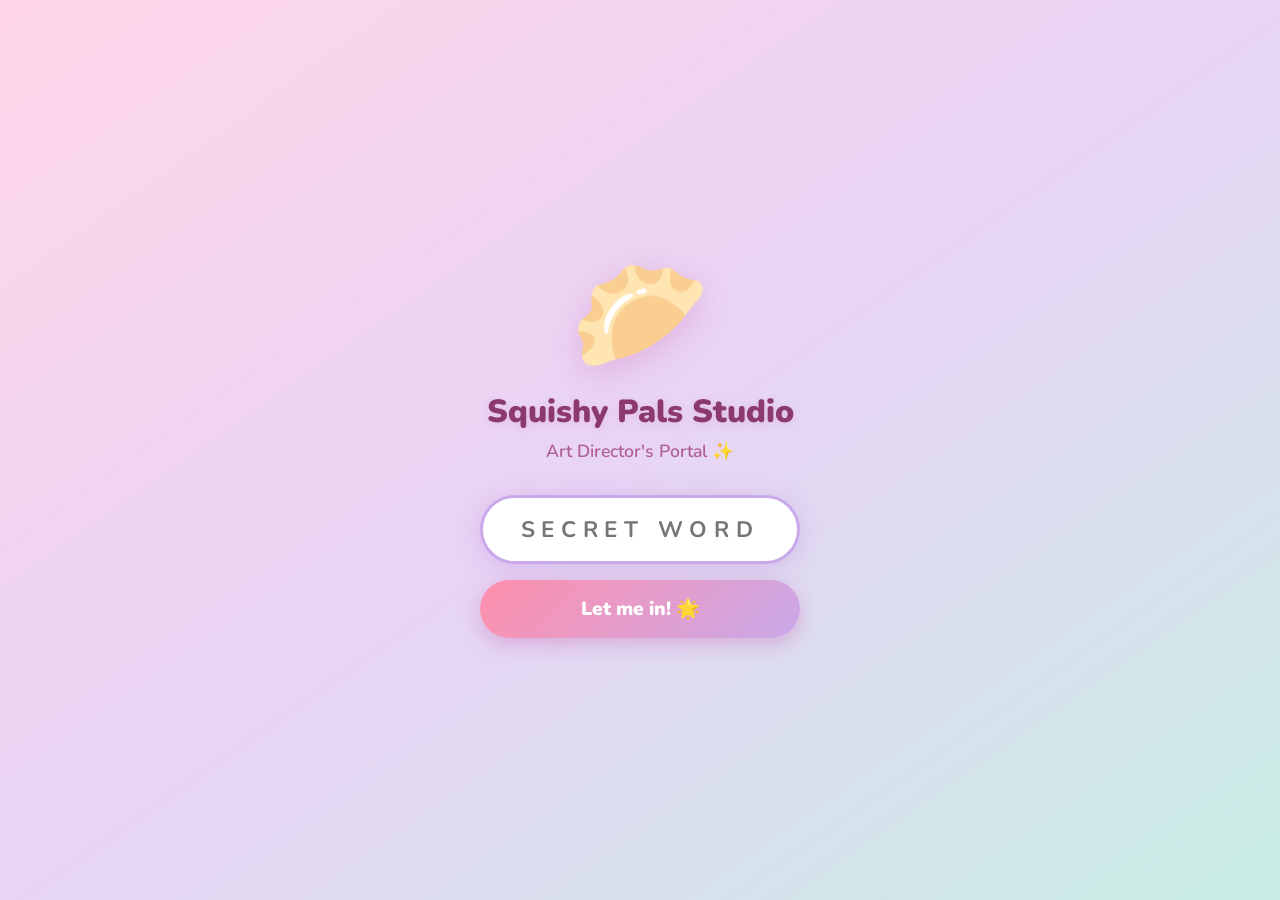
<file: studio-portal/index.html>
<!DOCTYPE html>
<html lang="en">
<head>
  <meta charset="UTF-8" />
  <meta name="viewport" content="width=device-width, initial-scale=1.0, maximum-scale=1.0, user-scalable=no" />
  <title>VoxelInk Studio ✨</title>
  <link rel="preconnect" href="https://fonts.googleapis.com" />
  <link href="https://fonts.googleapis.com/css2?family=Nunito:wght@400;600;700;800;900&display=swap" rel="stylesheet" />
  <style>
    * { box-sizing: border-box; margin: 0; padding: 0; -webkit-tap-highlight-color: transparent; }

    :root {
      --pink: #FF8FAB;
      --lavender: #C9A9E9;
      --mint: #9EDEC8;
      --peach: #FFB997;
      --yellow: #FFE066;
      --bg: #FFF0F8;
      --card: #FFFFFF;
      --text: #4A3060;
      --shadow: rgba(180, 100, 160, 0.15);
    }

    html, body {
      height: 100%;
      font-family: 'Nunito', sans-serif;
      background: var(--bg);
      color: var(--text);
      overflow-x: hidden;
    }

    /* ─── PASSWORD SCREEN ─── */
    #lock-screen {
      min-height: 100vh;
      display: flex;
      flex-direction: column;
      align-items: center;
      justify-content: center;
      background: linear-gradient(145deg, #FFD6E8 0%, #E8D4F5 50%, #C8EEE5 100%);
      padding: 2rem;
      text-align: center;
    }

    .lock-dumpling {
      font-size: 7rem;
      margin-bottom: 1rem;
      animation: bounce 2s ease-in-out infinite;
      filter: drop-shadow(0 8px 16px rgba(200,100,180,0.3));
      line-height: 1;
    }

    @keyframes bounce {
      0%, 100% { transform: translateY(0); }
      50% { transform: translateY(-12px); }
    }

    .lock-title {
      font-size: 2rem;
      font-weight: 900;
      color: #8B3A6B;
      margin-bottom: 0.4rem;
      text-shadow: 0 2px 8px rgba(200,100,180,0.2);
    }

    .lock-subtitle {
      font-size: 1.1rem;
      font-weight: 600;
      color: #B06090;
      margin-bottom: 2rem;
    }

    .lock-form {
      display: flex;
      flex-direction: column;
      align-items: center;
      gap: 1rem;
      width: 100%;
      max-width: 320px;
    }

    .lock-input {
      width: 100%;
      padding: 1rem 1.5rem;
      font-size: 1.4rem;
      font-family: 'Nunito', sans-serif;
      font-weight: 700;
      letter-spacing: 0.3em;
      text-align: center;
      text-transform: uppercase;
      border: 3px solid #E8A0C8;
      border-radius: 50px;
      background: white;
      color: var(--text);
      outline: none;
      box-shadow: 0 4px 20px var(--shadow);
    }

    .lock-input:focus {
      border-color: var(--lavender);
      box-shadow: 0 4px 24px rgba(180, 120, 220, 0.3);
    }

    .lock-btn {
      width: 100%;
      padding: 1rem;
      font-size: 1.2rem;
      font-family: 'Nunito', sans-serif;
      font-weight: 900;
      color: white;
      background: linear-gradient(135deg, var(--pink), var(--lavender));
      border: none;
      border-radius: 50px;
      cursor: pointer;
      box-shadow: 0 6px 20px rgba(200, 100, 180, 0.4);
      transition: transform 0.1s, box-shadow 0.1s;
    }

    .lock-btn:active {
      transform: scale(0.97);
      box-shadow: 0 3px 12px rgba(200, 100, 180, 0.3);
    }

    .lock-error {
      color: #D04060;
      font-weight: 700;
      font-size: 1rem;
      display: none;
    }

    /* ─── MAIN PORTAL ─── */
    #main-portal { display: none; }

    .portal-header {
      background: linear-gradient(135deg, #FF8FAB, #C9A9E9);
      padding: 1.5rem 1.5rem 1rem;
      text-align: center;
      position: sticky;
      top: 0;
      z-index: 100;
      box-shadow: 0 4px 20px rgba(200, 100, 180, 0.25);
    }

    .portal-header h1 {
      font-size: 1.5rem;
      font-weight: 900;
      color: white;
      text-shadow: 0 2px 8px rgba(100, 40, 80, 0.25);
    }

    .portal-header p {
      font-size: 0.9rem;
      color: rgba(255,255,255,0.9);
      font-weight: 600;
      margin-top: 0.2rem;
    }

    .progress-bar {
      display: flex;
      align-items: center;
      justify-content: center;
      gap: 0.5rem;
      margin-top: 0.75rem;
    }

    .progress-text {
      font-size: 0.85rem;
      color: rgba(255,255,255,0.9);
      font-weight: 700;
    }

    .progress-track {
      width: 120px;
      height: 8px;
      background: rgba(255,255,255,0.3);
      border-radius: 50px;
      overflow: hidden;
    }

    .progress-fill {
      height: 100%;
      background: white;
      border-radius: 50px;
      transition: width 0.4s ease;
      width: 0%;
    }

    .portal-content {
      padding: 1.5rem 1rem;
      max-width: 900px;
      margin: 0 auto;
    }

    /* ─── CHARACTER CARDS ─── */
    .cards-grid {
      display: grid;
      grid-template-columns: repeat(2, 1fr);
      gap: 1.2rem;
    }

    @media (min-width: 600px) {
      .cards-grid { grid-template-columns: repeat(3, 1fr); }
    }

    .char-card {
      background: white;
      border-radius: 20px;
      overflow: hidden;
      box-shadow: 0 4px 16px var(--shadow);
      transition: transform 0.2s, box-shadow 0.2s;
      border: 3px solid transparent;
    }

    .char-card.voted-love   { border-color: #FF8FAB; background: #FFF5F8; }
    .char-card.voted-retry  { border-color: #FFB997; background: #FFF8F5; }
    .char-card.voted-change { border-color: #C9A9E9; background: #F8F5FF; }

    .card-img-wrap {
      position: relative;
      aspect-ratio: 1;
      overflow: hidden;
      background: #F5EEF8;
    }

    .card-img-wrap img {
      width: 100%;
      height: 100%;
      object-fit: cover;
      display: block;
    }

    .card-badge {
      position: absolute;
      top: 8px;
      right: 8px;
      font-size: 1.8rem;
      filter: drop-shadow(0 2px 4px rgba(0,0,0,0.15));
      display: none;
    }

    .char-card.voted-love   .card-badge { display: block; }
    .char-card.voted-retry  .card-badge { display: block; }
    .char-card.voted-change .card-badge { display: block; }

    .card-body {
      padding: 0.75rem;
    }

    .card-name {
      font-size: 0.85rem;
      font-weight: 800;
      color: var(--text);
      text-align: center;
      margin-bottom: 0.6rem;
    }

    .vote-btns {
      display: flex;
      gap: 0.4rem;
      justify-content: center;
    }

    .vote-btn {
      flex: 1;
      padding: 0.5rem 0.2rem;
      font-size: 1.2rem;
      border: 2px solid transparent;
      border-radius: 12px;
      background: #F5EEF8;
      cursor: pointer;
      transition: all 0.15s;
      line-height: 1;
      display: flex;
      align-items: center;
      justify-content: center;
    }

    .vote-btn:active { transform: scale(0.93); }

    .vote-btn.btn-love   { background: #FFE8F0; }
    .vote-btn.btn-retry  { background: #FFE8D8; }
    .vote-btn.btn-change { background: #EEE0FF; }

    .vote-btn.btn-love.active   { background: #FF8FAB; border-color: #D0607A; box-shadow: 0 3px 10px rgba(255,100,150,0.4); }
    .vote-btn.btn-retry.active  { background: #FF9966; border-color: #D06030; box-shadow: 0 3px 10px rgba(255,120,80,0.4); }
    .vote-btn.btn-change.active { background: #C9A9E9; border-color: #8060B0; box-shadow: 0 3px 10px rgba(150,100,220,0.4); }

    .note-area {
      margin-top: 0.6rem;
      width: 100%;
      padding: 0.5rem;
      font-family: 'Nunito', sans-serif;
      font-size: 0.8rem;
      font-weight: 600;
      border: 2px solid #E8D0F0;
      border-radius: 10px;
      background: #FAF5FF;
      color: var(--text);
      resize: none;
      outline: none;
      display: none;
      min-height: 60px;
    }

    .note-area:focus { border-color: var(--lavender); }

    /* ─── SUBMIT SECTION ─── */
    .submit-section {
      margin-top: 2rem;
      padding: 1.5rem;
      background: white;
      border-radius: 24px;
      box-shadow: 0 4px 20px var(--shadow);
      text-align: center;
    }

    .submit-title {
      font-size: 1.1rem;
      font-weight: 800;
      color: var(--text);
      margin-bottom: 0.5rem;
    }

    .submit-count {
      font-size: 0.9rem;
      font-weight: 600;
      color: #B06090;
      margin-bottom: 1.2rem;
    }

    .submit-btn {
      width: 100%;
      padding: 1.1rem;
      font-size: 1.2rem;
      font-family: 'Nunito', sans-serif;
      font-weight: 900;
      color: white;
      background: linear-gradient(135deg, #FF8FAB, #C9A9E9);
      border: none;
      border-radius: 50px;
      cursor: pointer;
      box-shadow: 0 6px 20px rgba(200, 100, 180, 0.4);
      transition: transform 0.1s, box-shadow 0.1s;
    }

    .submit-btn:active {
      transform: scale(0.97);
    }

    .submit-btn:disabled {
      background: #D0C0D8;
      box-shadow: none;
      cursor: not-allowed;
    }

    /* ─── SUCCESS SCREEN ─── */
    #success-screen {
      display: none;
      min-height: 100vh;
      flex-direction: column;
      align-items: center;
      justify-content: center;
      background: linear-gradient(145deg, #FFD6E8, #E8D4F5, #C8EEE5);
      padding: 2rem;
      text-align: center;
    }

    .success-emoji {
      font-size: 6rem;
      animation: pop 0.5s cubic-bezier(0.36, 0.07, 0.19, 0.97);
      margin-bottom: 1rem;
    }

    @keyframes pop {
      0% { transform: scale(0.3); opacity: 0; }
      80% { transform: scale(1.15); }
      100% { transform: scale(1); opacity: 1; }
    }

    .success-title {
      font-size: 2rem;
      font-weight: 900;
      color: #8B3A6B;
      margin-bottom: 0.5rem;
    }

    .success-msg {
      font-size: 1.1rem;
      font-weight: 600;
      color: #B06090;
      max-width: 280px;
      line-height: 1.5;
    }

    .stars {
      margin: 1.5rem 0;
      font-size: 2rem;
      letter-spacing: 0.3rem;
    }

    .back-btn {
      margin-top: 1.5rem;
      padding: 0.9rem 2rem;
      font-size: 1rem;
      font-family: 'Nunito', sans-serif;
      font-weight: 800;
      color: #8B3A6B;
      background: white;
      border: 3px solid #E8A0C8;
      border-radius: 50px;
      cursor: pointer;
      box-shadow: 0 4px 16px var(--shadow);
    }

    /* ─── TABS ─── */
    .tab-bar {
      display: flex;
      gap: 0.6rem;
      padding: 1rem 1.5rem 0;
      background: linear-gradient(135deg, #FF8FAB, #C9A9E9);
    }

    .tab-btn {
      flex: 1;
      padding: 0.65rem 0.5rem;
      font-family: 'Nunito', sans-serif;
      font-size: 0.9rem;
      font-weight: 800;
      border: none;
      border-radius: 12px 12px 0 0;
      cursor: pointer;
      transition: all 0.15s;
      color: rgba(255,255,255,0.7);
      background: rgba(255,255,255,0.2);
    }

    .tab-btn.active {
      background: var(--bg);
      color: var(--text);
    }

    /* ─── VIDEO CARDS ─── */
    .video-card {
      background: white;
      border-radius: 20px;
      overflow: hidden;
      box-shadow: 0 4px 16px var(--shadow);
      border: 3px solid transparent;
    }

    .video-card.voted-love   { border-color: #FF8FAB; background: #FFF5F8; }
    .video-card.voted-retry  { border-color: #FFB997; background: #FFF8F5; }
    .video-card.voted-change { border-color: #C9A9E9; background: #F8F5FF; }

    .video-wrap {
      position: relative;
      aspect-ratio: 1;
      background: #1a0a2e;
      overflow: hidden;
    }

    .video-wrap video {
      width: 100%;
      height: 100%;
      object-fit: cover;
    }

    .video-badge {
      position: absolute;
      top: 8px;
      right: 8px;
      font-size: 1.8rem;
      filter: drop-shadow(0 2px 4px rgba(0,0,0,0.3));
      display: none;
    }

    .video-card.voted-love   .video-badge { display: block; }
    .video-card.voted-retry  .video-badge { display: block; }
    .video-card.voted-change .video-badge { display: block; }

    .coming-soon {
      text-align: center;
      padding: 3rem 1rem;
      color: #B06090;
    }

    .coming-soon .cs-emoji { font-size: 4rem; display: block; margin-bottom: 1rem; }
    .coming-soon p { font-size: 1.1rem; font-weight: 700; }

    /* ─── LOADING STATE ─── */
    .spinner {
      display: inline-block;
      width: 20px;
      height: 20px;
      border: 3px solid rgba(255,255,255,0.3);
      border-top-color: white;
      border-radius: 50%;
      animation: spin 0.8s linear infinite;
      vertical-align: middle;
      margin-right: 6px;
    }

    @keyframes spin {
      to { transform: rotate(360deg); }
    }
  </style>
</head>
<body>

<!-- ═══════════ PASSWORD SCREEN ═══════════ -->
<div id="lock-screen">
  <div class="lock-dumpling">🥟</div>
  <h1 class="lock-title">Squishy Pals Studio</h1>
  <p class="lock-subtitle">Art Director's Portal ✨</p>
  <form class="lock-form" onsubmit="checkPassword(event)">
    <input
      class="lock-input"
      id="pw-input"
      type="password"
      placeholder="Secret Word"
      autocomplete="off"
      autofocus
    />
    <button class="lock-btn" type="submit">Let me in! 🌟</button>
    <span class="lock-error" id="pw-error">Try again! 🙈</span>
  </form>
</div>

<!-- ═══════════ MAIN PORTAL ═══════════ -->
<div id="main-portal">
  <div class="portal-header">
    <h1>🎨 VoxelInk Studio</h1>
    <p>Pick what you love and what needs a fix!</p>
    <div class="progress-bar">
      <span class="progress-text" id="progress-text">0 of 30 reviewed</span>
      <div class="progress-track">
        <div class="progress-fill" id="progress-fill"></div>
      </div>
    </div>
  </div>

  <div class="tab-bar">
    <button class="tab-btn active" id="tab-art" onclick="switchTab('art')">🎨 Pixel Pals Art</button>
    <button class="tab-btn" id="tab-videos" onclick="switchTab('videos')">🎬 Videos</button>
  </div>

  <!-- ART TAB -->
  <div id="pane-art">
    <div class="portal-content">
      <div class="cards-grid" id="cards-grid">
        <!-- Cards injected by JS -->
      </div>
      <div class="submit-section">
        <p class="submit-title">Ready to send to Mom? 💌</p>
        <p class="submit-count" id="submit-count">Review some art first!</p>
        <button class="submit-btn" id="submit-btn" onclick="submitReview()" disabled>
          Send My Review! 🚀
        </button>
      </div>
    </div>
  </div>

  <!-- VIDEOS TAB -->
  <div id="pane-videos" style="display:none;">
    <div class="portal-content">
      <div class="cards-grid" id="videos-grid">
        <!-- Video cards injected by JS -->
      </div>
      <div class="submit-section" id="video-submit-section" style="display:none;">
        <p class="submit-title">Ready to send to Mom? 💌</p>
        <p class="submit-count" id="video-submit-count">Review some videos first!</p>
        <button class="submit-btn" id="video-submit-btn" onclick="submitVideoReview()" disabled>
          Send Video Review! 🚀
        </button>
      </div>
    </div>
  </div>
</div>

<!-- ═══════════ SUCCESS SCREEN ═══════════ -->
<div id="success-screen" style="display:flex; display:none;">
  <div class="success-emoji">🎉</div>
  <h1 class="success-title">Review Sent!</h1>
  <div class="stars">⭐️⭐️⭐️⭐️⭐️</div>
  <p class="success-msg">Amazing work, Art Director!<br>Mom got your notes and is on it! 🥟💕</p>
  <button class="back-btn" onclick="resetPortal()">Review more art 🎨</button>
</div>

<script>
const PASSWORD = "DUMPLING";

// ── VIDEO CONFIG ─────────────────────────────────────────────────────────────
const VIDEOS = [
  { id: "wizard-tower-night", name: "Wizard Tower Night", emoji: "🧙", url: "https://files.catbox.moe/yxxu6m.mp4" },
  { id: "fairy-mushroom-ring", name: "Fairy Mushroom Ring", emoji: "🧚", url: "https://files.catbox.moe/fe5eza.mp4" },
  { id: "baby-dragon-hatching", name: "Baby Dragon Hatching", emoji: "🐲", url: "https://files.catbox.moe/fwjd4p.mp4" },
  { id: "rainbow-valley-unicorn", name: "Rainbow Valley Unicorn", emoji: "🦄", url: "https://files.catbox.moe/m9sp6t.mp4" },
  { id: "stargazer-cozy-cottage", name: "Stargazer Cozy Cottage", emoji: "🔭", url: "https://files.catbox.moe/emnxtc.mp4" },
  { id: "enderman-night-glow", name: "Enderman Night Glow", emoji: "👁️", url: "https://files.catbox.moe/7wyag0.mp4" },
  { id: "jungle-ancient-temple", name: "Jungle Ancient Temple", emoji: "🏛️", url: "https://files.catbox.moe/cnlpdb.mp4" },
  { id: "mountain-summit-hero", name: "Mountain Summit Hero", emoji: "🏔️", url: "https://files.catbox.moe/po238o.mp4" },
  { id: "nether-portal-glow", name: "Nether Portal Glow", emoji: "🌀", url: "https://files.catbox.moe/7jn15f.mp4" },
  { id: "desert-pyramid-sunset", name: "Desert Pyramid Sunset", emoji: "🏜️", url: "https://files.catbox.moe/vpu0af.mp4" },
  { id: "creeper-birthday-party", name: "Creeper Birthday Party", emoji: "🎂", url: "https://files.catbox.moe/be500f.mp4" },
  { id: "rainbow-waterfall-valley", name: "Rainbow Waterfall Valley", emoji: "🌈", url: "https://files.catbox.moe/sw8pfc.mp4" },
  { id: "hot-air-balloon-overworld", name: "Hot Air Balloon Overworld", emoji: "🎈", url: "https://files.catbox.moe/xky3ki.mp4" },
  { id: "enchanted-library", name: "Enchanted Library", emoji: "📚", url: "https://files.catbox.moe/vai08d.mp4" },
  { id: "explorer-duo-adventure", name: "Explorer Duo Adventure", emoji: "⚔️", url: "https://files.catbox.moe/0m6nt6.mp4" }
];
const videoVotes = {};
const videoNotes = {};

function switchTab(tab) {
  document.getElementById('pane-art').style.display    = tab === 'art'    ? '' : 'none';
  document.getElementById('pane-videos').style.display = tab === 'videos' ? '' : 'none';
  document.getElementById('tab-art').classList.toggle('active',    tab === 'art');
  document.getElementById('tab-videos').classList.toggle('active', tab === 'videos');
  if (tab === 'videos') buildVideoCards();
}

function buildVideoCards() {
  const grid = document.getElementById('videos-grid');
  const submitSection = document.getElementById('video-submit-section');
  grid.innerHTML = '';

  if (VIDEOS.length === 0) {
    grid.innerHTML = `
      <div class="coming-soon" style="grid-column:1/-1">
        <span class="cs-emoji">🎬</span>
        <p>New videos coming soon!</p>
        <p style="font-size:0.85rem;margin-top:0.5rem;color:#C090B0;">Check back in a little while ✨</p>
      </div>`;
    submitSection.style.display = 'none';
    return;
  }

  submitSection.style.display = '';
  VIDEOS.forEach(v => {
    const card = document.createElement('div');
    card.className = 'video-card';
    card.id = `vcard-${v.id}`;
    card.innerHTML = `
      <div class="video-wrap">
        <video src="${v.url}" playsinline controls loop preload="metadata"></video>
        <div class="video-badge" id="vbadge-${v.id}"></div>
      </div>
      <div class="card-body">
        <div class="card-name">${v.emoji} ${v.name}</div>
        <div class="vote-btns">
          <button class="vote-btn btn-love"   onclick="voteVideo('${v.id}','love')"   title="Love it!">💕</button>
          <button class="vote-btn btn-retry"  onclick="voteVideo('${v.id}','retry')"  title="Try again">🔄</button>
          <button class="vote-btn btn-change" onclick="voteVideo('${v.id}','change')" title="Change something">✏️</button>
        </div>
        <textarea
          class="note-area"
          id="vnote-${v.id}"
          placeholder="What should we change? ✍️"
          oninput="videoNotes['${v.id}']=this.value"
          rows="2"
        ></textarea>
      </div>`;
    grid.appendChild(card);
  });
}

function voteVideo(id, type) {
  videoVotes[id] = type;
  const card = document.getElementById(`vcard-${id}`);
  card.className = 'video-card voted-' + (type === 'love' ? 'love' : type === 'retry' ? 'retry' : 'change');
  const badges = { love: '💕', retry: '🔄', change: '✏️' };
  document.getElementById(`vbadge-${id}`).textContent = badges[type];
  const noteEl = document.getElementById(`vnote-${id}`);
  noteEl.style.display = (type === 'change') ? 'block' : 'none';

  const card2 = document.getElementById(`vcard-${id}`);
  card2.querySelectorAll('.vote-btn').forEach((btn, i) => {
    btn.classList.toggle('active', ['love','retry','change'][i] === type);
  });

  const done = Object.keys(videoVotes).length;
  const btn = document.getElementById('video-submit-btn');
  document.getElementById('video-submit-count').textContent =
    `${done} of ${VIDEOS.length} reviewed`;
  btn.disabled = done === 0;
}

async function submitVideoReview() {
  const btn = document.getElementById('video-submit-btn');
  btn.disabled = true;
  btn.innerHTML = '<span class="spinner"></span> Sending to Mom...';

  const loved = [], retry = [], changes = [];
  VIDEOS.forEach(v => {
    if (!videoVotes[v.id]) return;
    const label = `${v.emoji} ${v.name}`;
    if (videoVotes[v.id] === 'love')   loved.push(label);
    if (videoVotes[v.id] === 'retry')  retry.push(label);
    if (videoVotes[v.id] === 'change') {
      const note = videoNotes[v.id] ? ` - "${videoNotes[v.id]}"` : '';
      changes.push(`${label}${note}`);
    }
  });

  const lines = [`🎬 *Video Review* (${Object.keys(videoVotes).length}/${VIDEOS.length} reviewed)`, ''];
  if (loved.length)   lines.push(`💕 *Loves it*:\n${loved.map(n=>`  • ${n}`).join('\n')}`);
  if (retry.length)   lines.push(`\n🔄 *Try again*:\n${retry.map(n=>`  • ${n}`).join('\n')}`);
  if (changes.length) lines.push(`\n✏️ *Needs changes*:\n${changes.map(n=>`  • ${n}`).join('\n')}`);
  lines.push('\n⭐️ Sent from the Studio Portal!');

  try {
    const res = await fetch('/.netlify/functions/send-approval', {
      method: 'POST',
      headers: { 'Content-Type': 'application/json' },
      body: JSON.stringify({ message: lines.join('\n') })
    });
    if (res.ok) {
      document.getElementById('pane-videos').style.display = 'none';
      document.getElementById('success-screen').style.display = 'flex';
    } else throw new Error();
  } catch {
    btn.disabled = false;
    btn.textContent = 'Try again! 🔄';
    alert('Oops! Check your connection 💕');
  }
}

const CHARACTERS = [
  { id: "fluffy-sheep-meadow", name: "Fluffy Sheep Meadow", emoji: "🐑", url: "https://files.catbox.moe/a19gte.png", style: "color" },
  { id: "giant-mushroom-house", name: "Giant Mushroom House", emoji: "🍄", url: "https://files.catbox.moe/7p5z3i.png", style: "bw" },
  { id: "creeper-meadow-smile", name: "Creeper Meadow Smile", emoji: "💚", url: "https://files.catbox.moe/rj331i.png", style: "bw" },
  { id: "windmill-wheat-plains", name: "Windmill Wheat Plains", emoji: "🌾", url: "https://files.catbox.moe/gxjqja.png", style: "color" },
  { id: "villager-bakery", name: "Villager Bakery", emoji: "🍞", url: "https://files.catbox.moe/2hd6st.png", style: "color" },
  { id: "pufferfish-reef", name: "Pufferfish Reef", emoji: "🐡", url: "https://files.catbox.moe/5zufyu.png", style: "color" },
  { id: "polar-bear-arctic", name: "Polar Bear Arctic", emoji: "🐻‍❄️", url: "https://files.catbox.moe/op2jxj.png", style: "bw" },
  { id: "dolphin-sunrise-ocean", name: "Dolphin Sunrise Ocean", emoji: "🐬", url: "https://files.catbox.moe/gjxc1p.png", style: "color" },
  { id: "underwater-shipwreck", name: "Underwater Shipwreck", emoji: "⚓", url: "https://files.catbox.moe/z1hwvv.png", style: "bw" },
  { id: "turtle-nest-beach", name: "Turtle Nest Beach", emoji: "🐢", url: "https://files.catbox.moe/25u8eb.png", style: "color" },
  { id: "wizard-tower-night", name: "Wizard Tower Night", emoji: "🧙", url: "https://files.catbox.moe/dyss6o.png", style: "bw" },
  { id: "fairy-mushroom-ring", name: "Fairy Mushroom Ring", emoji: "🧚", url: "https://files.catbox.moe/ax9cyj.png", style: "color" },
  { id: "baby-dragon-hatching", name: "Baby Dragon Hatching", emoji: "🐲", url: "https://files.catbox.moe/mj0kb8.png", style: "color" },
  { id: "rainbow-valley-unicorn", name: "Rainbow Valley Unicorn", emoji: "🦄", url: "https://files.catbox.moe/idsbol.png", style: "color" },
  { id: "stargazer-cozy-cottage", name: "Stargazer Cozy Cottage", emoji: "🔭", url: "https://files.catbox.moe/av1a8l.png", style: "bw" },
  { id: "enderman-night-glow", name: "Enderman Night Glow", emoji: "👁️", url: "https://files.catbox.moe/ndjayu.png", style: "color" },
  { id: "jungle-ancient-temple", name: "Jungle Ancient Temple", emoji: "🏛️", url: "https://files.catbox.moe/8wwy78.png", style: "color" },
  { id: "mountain-summit-hero", name: "Mountain Summit Hero", emoji: "🏔️", url: "https://files.catbox.moe/thhy7x.png", style: "color" },
  { id: "nether-portal-glow", name: "Nether Portal Glow", emoji: "🌀", url: "https://files.catbox.moe/ydtgl9.png", style: "bw" },
  { id: "desert-pyramid-sunset", name: "Desert Pyramid Sunset", emoji: "🏜️", url: "https://files.catbox.moe/yeytss.png", style: "bw" },
  { id: "creeper-birthday-party", name: "Creeper Birthday Party", emoji: "🎂", url: "https://files.catbox.moe/ptsafg.png", style: "color" },
  { id: "rainbow-waterfall-valley", name: "Rainbow Waterfall Valley", emoji: "🌈", url: "https://files.catbox.moe/ftmk6m.png", style: "color" },
  { id: "hot-air-balloon-overworld", name: "Hot Air Balloon Overworld", emoji: "🎈", url: "https://files.catbox.moe/im6i69.png", style: "bw" },
  { id: "enchanted-library", name: "Enchanted Library", emoji: "📚", url: "https://files.catbox.moe/b1qyax.png", style: "bw" },
  { id: "explorer-duo-adventure", name: "Explorer Duo Adventure", emoji: "⚔️", url: "https://files.catbox.moe/hjar4f.png", style: "bw" }
];

const votes = {};
const notes = {};

function checkPassword(e) {
  e.preventDefault();
  const val = document.getElementById('pw-input').value.trim().toUpperCase();
  if (val === PASSWORD) {
    document.getElementById('lock-screen').style.display = 'none';
    document.getElementById('main-portal').style.display = 'block';
    buildCards();
  } else {
    const err = document.getElementById('pw-error');
    err.style.display = 'block';
    document.getElementById('pw-input').value = '';
    err.animate([{opacity:0},{opacity:1},{opacity:0}], {duration:2000, fill:'forwards'});
  }
}

function buildCards() {
  const grid = document.getElementById('cards-grid');
  grid.innerHTML = '';
  CHARACTERS.forEach(c => {
    const card = document.createElement('div');
    card.className = 'char-card';
    card.id = `card-${c.id}`;
    card.innerHTML = `
      <div class="card-img-wrap">
        <img src="${c.url || 'images/squishy-' + c.id + '.png'}" alt="${c.name}" loading="lazy" />
        <div class="card-badge" id="badge-${c.id}"></div>
      </div>
      <div class="card-body">
        <div class="card-name">${c.emoji} ${c.name}</div>
        <div class="vote-btns">
          <button class="vote-btn btn-love"   onclick="vote('${c.id}','love')"   title="Love it!">💕</button>
          <button class="vote-btn btn-retry"  onclick="vote('${c.id}','retry')"  title="Try again">🔄</button>
          <button class="vote-btn btn-change" onclick="vote('${c.id}','change')" title="Change something">✏️</button>
        </div>
        <textarea
          class="note-area"
          id="note-${c.id}"
          placeholder="What should we change? ✍️"
          oninput="saveNote('${c.id}', this.value)"
          rows="2"
        ></textarea>
      </div>`;
    grid.appendChild(card);
  });
}

function vote(id, type) {
  votes[id] = type;
  const card = document.getElementById(`card-${id}`);
  card.className = 'char-card voted-' + (type === 'love' ? 'love' : type === 'retry' ? 'retry' : 'change');

  const badges = { love: '💕', retry: '🔄', change: '✏️' };
  document.getElementById(`badge-${id}`).textContent = badges[type];

  const noteEl = document.getElementById(`note-${id}`);
  noteEl.style.display = (type === 'change') ? 'block' : 'none';
  if (type !== 'change') notes[id] = '';

  updateBtns(id, type);
  updateProgress();
}

function updateBtns(id, active) {
  const card = document.getElementById(`card-${id}`);
  const btns = card.querySelectorAll('.vote-btn');
  const types = ['love', 'retry', 'change'];
  btns.forEach((btn, i) => {
    btn.classList.toggle('active', types[i] === active);
  });
}

function saveNote(id, val) {
  notes[id] = val;
}

function updateProgress() {
  const total = CHARACTERS.length;
  const done = Object.keys(votes).length;
  document.getElementById('progress-text').textContent = `${done} of ${total} reviewed`;
  document.getElementById('progress-fill').style.width = `${(done / total) * 100}%`;

  const loveCount  = Object.values(votes).filter(v => v === 'love').length;
  const retryCount = Object.values(votes).filter(v => v === 'retry').length;
  const changeCount= Object.values(votes).filter(v => v === 'change').length;

  const btn = document.getElementById('submit-btn');
  if (done === 0) {
    document.getElementById('submit-count').textContent = 'Review some art first!';
    btn.disabled = true;
  } else {
    document.getElementById('submit-count').textContent =
      `💕 ${loveCount} love it  •  🔄 ${retryCount} redo  •  ✏️ ${changeCount} need changes`;
    btn.disabled = false;
  }
}

async function submitReview() {
  const btn = document.getElementById('submit-btn');
  btn.disabled = true;
  btn.innerHTML = '<span class="spinner"></span> Sending to Mom...';

  const loved   = [];
  const retry   = [];
  const changes = [];

  CHARACTERS.forEach(c => {
    if (!votes[c.id]) return;
    const label = `${c.emoji} ${c.name}`;
    if (votes[c.id] === 'love')   loved.push(label);
    if (votes[c.id] === 'retry')  retry.push(label);
    if (votes[c.id] === 'change') {
      const note = notes[c.id] ? ` - "${notes[c.id]}"` : '';
      changes.push(`${label}${note}`);
    }
  });

  const total = Object.keys(votes).length;
  const lines = [
    `🥟 *Squishy Pals Art Review* (${total}/${CHARACTERS.length} reviewed)`,
    ''
  ];
  if (loved.length)   lines.push(`💕 *Loves it* (${loved.length}):\n${loved.map(n=>`  • ${n}`).join('\n')}`);
  if (retry.length)   lines.push(`\n🔄 *Try again* (${retry.length}):\n${retry.map(n=>`  • ${n}`).join('\n')}`);
  if (changes.length) lines.push(`\n✏️ *Needs changes* (${changes.length}):\n${changes.map(n=>`  • ${n}`).join('\n')}`);
  lines.push('\n⭐️ Sent from the Studio Portal!');

  const message = lines.join('\n');

  try {
    const res = await fetch('/.netlify/functions/send-approval', {
      method: 'POST',
      headers: { 'Content-Type': 'application/json' },
      body: JSON.stringify({ message })
    });

    if (res.ok) {
      document.getElementById('main-portal').style.display = 'none';
      document.getElementById('success-screen').style.display = 'flex';
    } else {
      throw new Error('Server error');
    }
  } catch (err) {
    btn.disabled = false;
    btn.textContent = 'Try again! 🔄';
    alert('Oops! Check your connection and try again 💕');
  }
}

function resetPortal() {
  Object.keys(votes).forEach(k => delete votes[k]);
  Object.keys(notes).forEach(k => delete notes[k]);
  document.getElementById('success-screen').style.display = 'none';
  document.getElementById('main-portal').style.display = 'block';
  buildCards();
  updateProgress();
}
</script>
</body>
</html>
</file>
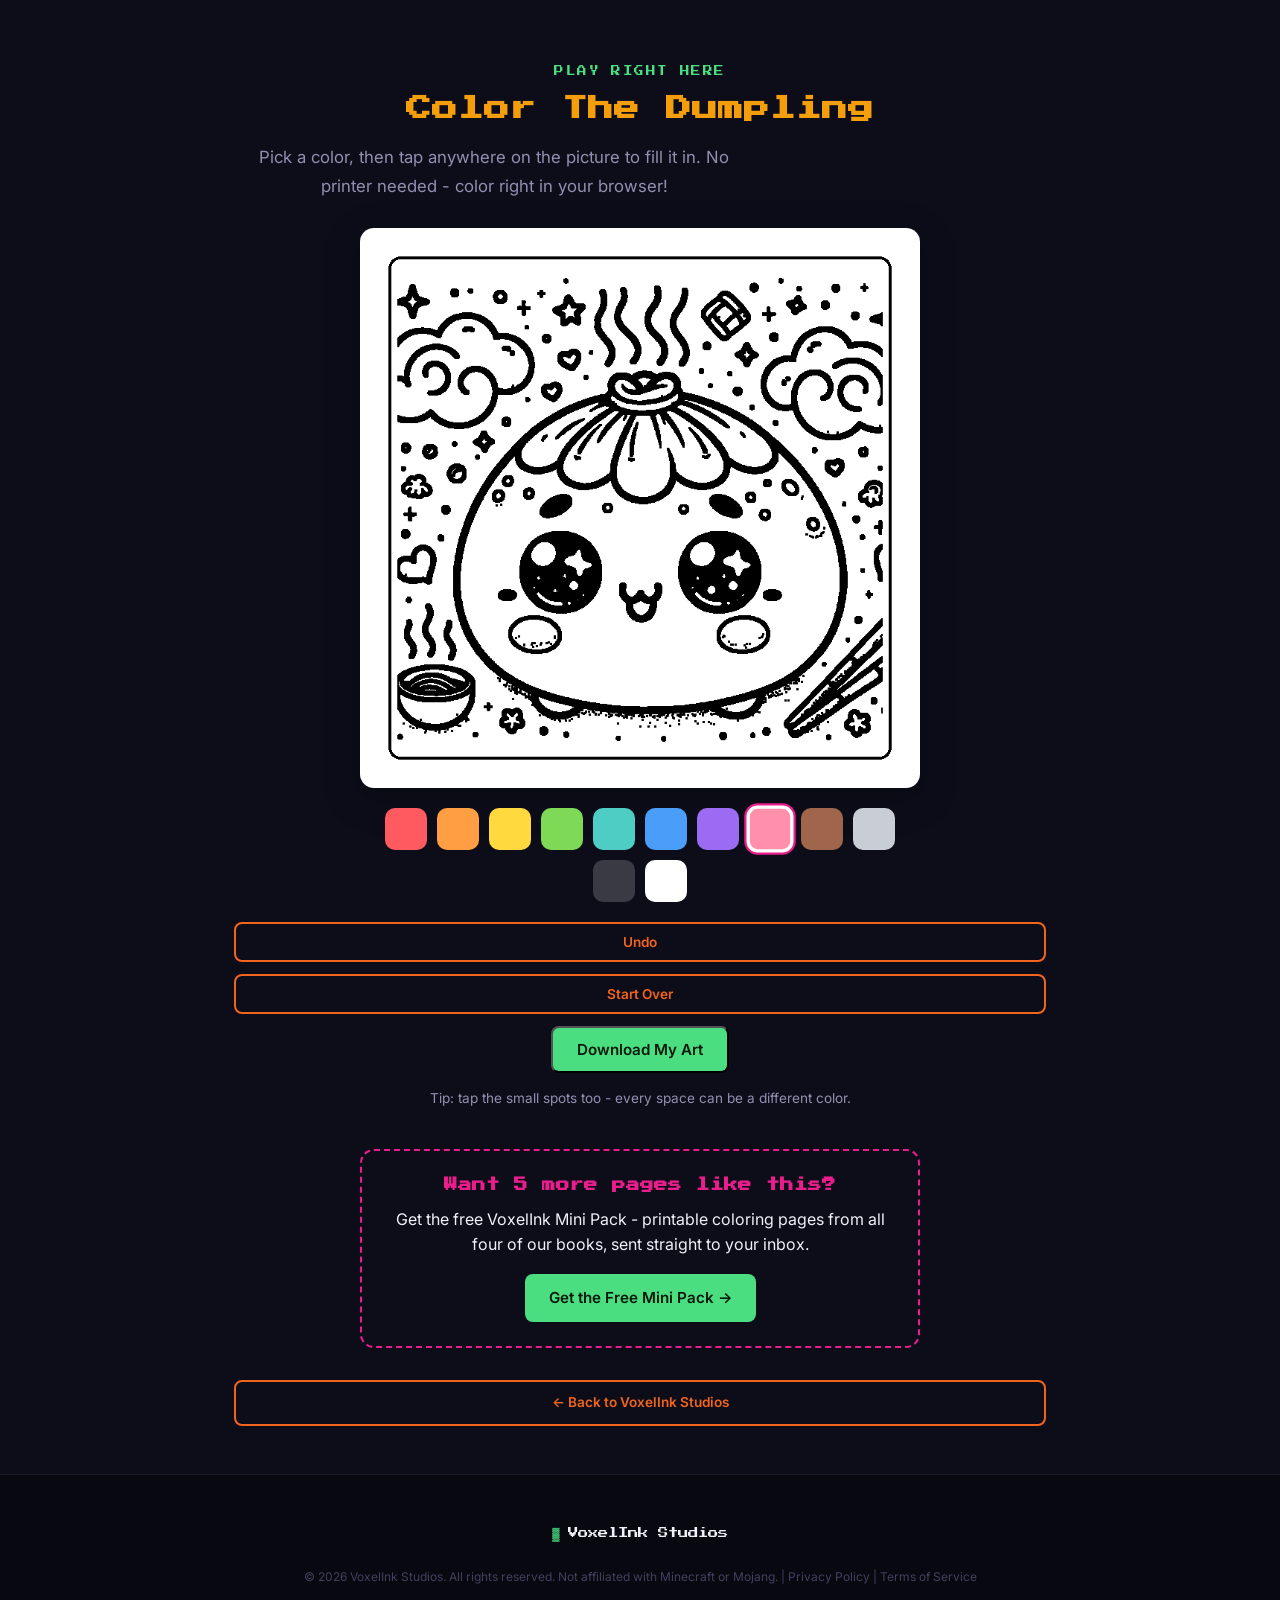
<file: color.html>
<!DOCTYPE html>
<html lang="en">
<head>
  <meta charset="UTF-8" />
  <meta name="viewport" content="width=device-width, initial-scale=1.0" />
  <title>Color The Dumpling Online – Free In-Browser Coloring | VoxelInk Studios</title>
  <meta name="description" content="Color The Dumpling right in your browser - tap to fill, pick your colors, and download your masterpiece. A free kawaii coloring page from VoxelInk Studios." />
  <link rel="canonical" href="https://voxelinkstudios.com/color" />
  <link rel="preconnect" href="https://fonts.googleapis.com" />
  <link rel="preconnect" href="https://fonts.gstatic.com" crossorigin />
  <link href="https://fonts.googleapis.com/css2?family=Press+Start+2P&family=Inter:wght@400;500;600;700&display=swap" rel="stylesheet" />
  <link rel="stylesheet" href="css/style.css" />
  <style>
    .color-hero { padding: 4rem 1rem 3rem; text-align: center; }
    .color-hero .section-inner { max-width: 860px; margin: 0 auto; }
    .color-stage {
      background: #fff; border-radius: 14px; padding: 12px;
      max-width: 560px; margin: 1.75rem auto 0;
      box-shadow: 0 10px 36px rgba(0,0,0,0.25);
    }
    #colorCanvas { width: 100%; height: auto; display: block; border-radius: 8px; cursor: crosshair; touch-action: manipulation; }
    .palette {
      display: flex; flex-wrap: wrap; gap: 10px; justify-content: center;
      margin: 1.25rem auto 0; max-width: 560px;
    }
    .swatch {
      width: 42px; height: 42px; border-radius: 10px; border: 3px solid transparent;
      cursor: pointer; padding: 0; transition: transform 0.12s, border-color 0.12s;
    }
    .swatch:hover { transform: scale(1.12); }
    .swatch.active { border-color: #fff; box-shadow: 0 0 0 2px #e91e8c; transform: scale(1.12); }
    .color-actions { display: flex; gap: 12px; justify-content: center; margin-top: 1.25rem; flex-wrap: wrap; }
    .color-note { font-size: 0.85rem; color: var(--text-muted, #999); margin-top: 0.9rem; }
    .color-cta {
      margin: 2.5rem auto 0; max-width: 560px; padding: 1.5rem;
      border: 2px dashed #e91e8c; border-radius: 14px;
    }
    .color-cta h2 { font-family: var(--pixel-font); font-size: 0.85rem; margin: 0 0 0.6rem; color: #e91e8c; }
    .color-cta p { margin: 0 0 1rem; }
  </style>
</head>
<body>

  <section class="signup color-hero">
    <div class="section-inner">
      <div class="section-label">Play Right Here</div>
      <h1 class="section-title">Color The Dumpling</h1>
      <p class="signup-sub">Pick a color, then tap anywhere on the picture to fill it in. No printer needed - color right in your browser!</p>

      <div class="color-stage">
        <canvas id="colorCanvas" width="720" height="720" aria-label="Coloring canvas featuring The Dumpling - pick a color and tap to fill"></canvas>
      </div>

      <div class="palette" id="palette" role="toolbar" aria-label="Color palette"></div>

      <div class="color-actions">
        <button type="button" id="undoBtn" class="btn btn-etsy">Undo</button>
        <button type="button" id="resetBtn" class="btn btn-etsy">Start Over</button>
        <button type="button" id="downloadBtn" class="btn btn-primary">Download My Art</button>
      </div>
      <p class="color-note">Tip: tap the small spots too - every space can be a different color.</p>

      <div class="color-cta">
        <h2>Want 5 more pages like this?</h2>
        <p>Get the free VoxelInk Mini Pack - printable coloring pages from all four of our books, sent straight to your inbox.</p>
        <a class="btn btn-primary" href="/free">Get the Free Mini Pack →</a>
      </div>

      <a class="btn btn-etsy" style="margin-top:2rem;display:inline-block;" href="/">← Back to VoxelInk Studios</a>
    </div>
  </section>

  <footer class="footer">
    <div class="section-inner footer-inner">
      <div class="footer-logo">
        <span class="logo-pixel">▓</span> VoxelInk Studios
      </div>
      <p class="footer-copy">© 2026 VoxelInk Studios. All rights reserved. Not affiliated with Minecraft or Mojang. | <a href="/privacy-policy.html">Privacy Policy</a> | <a href="/terms.html">Terms of Service</a></p>
    </div>
  </footer>

  <script>
  (function () {
    const canvas = document.getElementById('colorCanvas');
    const ctx = canvas.getContext('2d', { willReadFrequently: true });
    const W = canvas.width, H = canvas.height;

    const COLORS = [
      '#ff5a5f', '#ff9e42', '#ffd93d', '#7ed957', '#4ecdc4', '#4a9df8',
      '#9b6bf3', '#ff8fab', '#a0664b', '#c9cdd6', '#3a3a44', '#ffffff'
    ];
    let current = COLORS[7]; // start on pink - it is The Dumpling after all
    let history = [];

    const palette = document.getElementById('palette');
    COLORS.forEach((c, i) => {
      const b = document.createElement('button');
      b.type = 'button';
      b.className = 'swatch' + (c === current ? ' active' : '');
      b.style.background = c;
      b.setAttribute('aria-label', 'Color ' + (i + 1));
      b.addEventListener('click', () => {
        current = c;
        palette.querySelectorAll('.swatch').forEach((s) => s.classList.remove('active'));
        b.classList.add('active');
      });
      palette.appendChild(b);
    });

    // Regions are computed once from the line art: every non-outline pixel
    // belongs to exactly one region, so a tap always fills its whole space
    // edge to edge - no half-filled shading, no leaks.
    let labels = null;   // -2 = outline, >=0 = region id
    const img = new Image();
    img.src = 'images/color-dumpling.png';
    img.onload = () => {
      ctx.fillStyle = '#ffffff';
      ctx.fillRect(0, 0, W, H);
      ctx.drawImage(img, 0, 0, W, H);
      buildRegions();
      snapshot();
    };

    function snapshot() {
      history.push(ctx.getImageData(0, 0, W, H));
      if (history.length > 25) history.shift();
    }

    function buildRegions() {
      const d = ctx.getImageData(0, 0, W, H).data;
      const isLine = (p) => (d[p * 4] + d[p * 4 + 1] + d[p * 4 + 2]) / 3 < 128;
      labels = new Int32Array(W * H).fill(-1);
      let next = 0;
      const stack = [];
      for (let s = 0; s < W * H; s++) {
        if (labels[s] !== -1) continue;
        if (isLine(s)) { labels[s] = -2; continue; }
        labels[s] = next;
        stack.push(s);
        while (stack.length) {
          const p = stack.pop();
          const px = p % W, py = (p / W) | 0;
          const tryN = (n) => {
            if (labels[n] !== -1) return;
            if (isLine(n)) { labels[n] = -2; return; }
            labels[n] = next;
            stack.push(n);
          };
          if (px > 0) tryN(p - 1);
          if (px < W - 1) tryN(p + 1);
          if (py > 0) tryN(p - W);
          if (py < H - 1) tryN(p + W);
        }
        next++;
      }
    }

    function fillRegion(x, y, hex) {
      if (!labels) return false;
      const lbl = labels[y * W + x];
      if (lbl < 0) return false; // tapped an outline
      const fr = parseInt(hex.slice(1, 3), 16), fg = parseInt(hex.slice(3, 5), 16), fb = parseInt(hex.slice(5, 7), 16);
      const imgData = ctx.getImageData(0, 0, W, H);
      const d = imgData.data;
      for (let p = 0; p < W * H; p++) {
        if (labels[p] !== lbl) continue;
        const i = p * 4;
        d[i] = fr; d[i + 1] = fg; d[i + 2] = fb; d[i + 3] = 255;
      }
      ctx.putImageData(imgData, 0, 0);
      return true;
    }

    canvas.addEventListener('pointerdown', (e) => {
      const r = canvas.getBoundingClientRect();
      const x = Math.floor((e.clientX - r.left) * (W / r.width));
      const y = Math.floor((e.clientY - r.top) * (H / r.height));
      if (x < 0 || y < 0 || x >= W || y >= H) return;
      if (fillRegion(x, y, current)) snapshot();
    });

    document.getElementById('undoBtn').addEventListener('click', () => {
      if (history.length > 1) {
        history.pop();
        ctx.putImageData(history[history.length - 1], 0, 0);
      }
    });
    document.getElementById('resetBtn').addEventListener('click', () => {
      if (history.length) {
        ctx.putImageData(history[0], 0, 0);
        history = [history[0]];
      }
    });
    document.getElementById('downloadBtn').addEventListener('click', () => {
      const a = document.createElement('a');
      a.download = 'my-dumpling-coloring.png';
      a.href = canvas.toDataURL('image/png');
      a.click();
    });
  })();
  </script>
  <script data-goatcounter="https://voxelink.goatcounter.com/count" async src="//gc.zgo.at/count.js"></script>
</body>
</html>
</file>
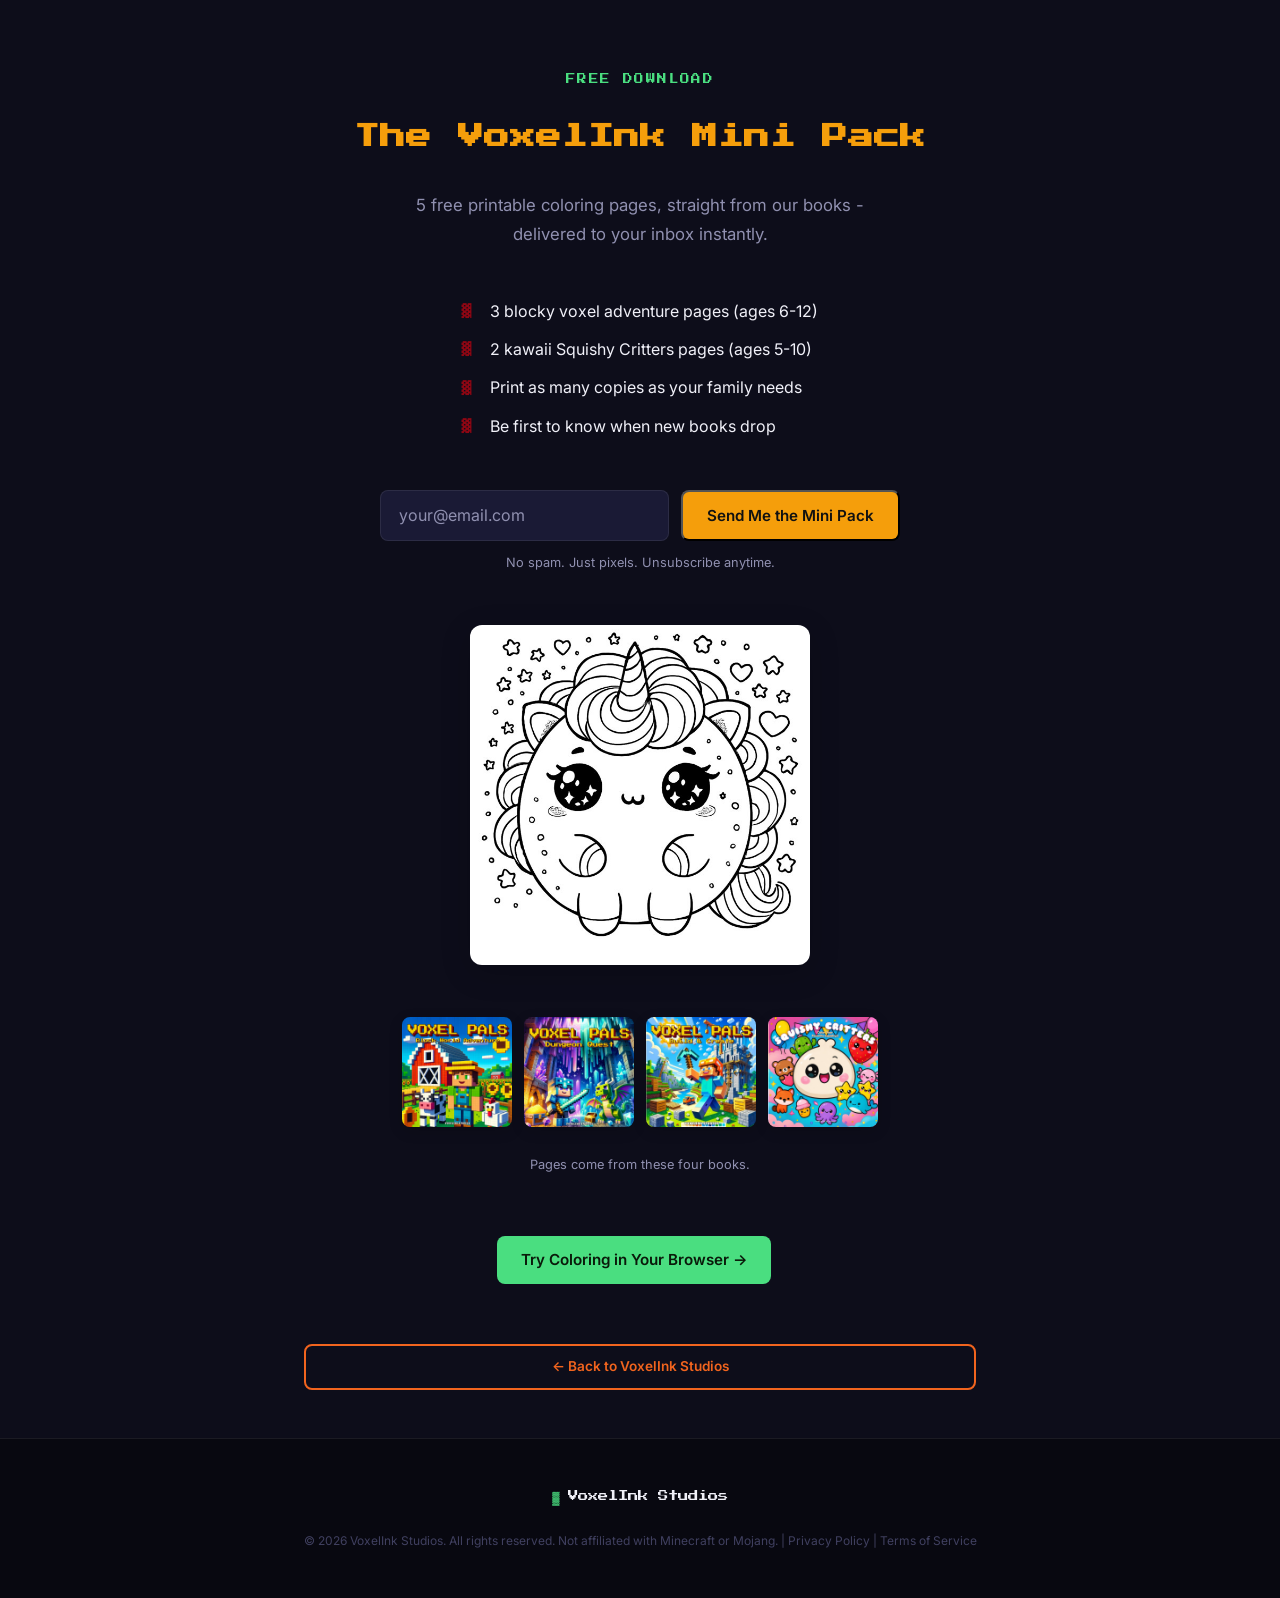
<file: free.html>
<!DOCTYPE html>
<html lang="en">
<head>
  <meta charset="UTF-8" />
  <meta name="viewport" content="width=device-width, initial-scale=1.0" />
  <title>Free Coloring Pages – The VoxelInk Mini Pack | VoxelInk Studios</title>
  <meta name="description" content="Get 5 free printable coloring pages - 3 blocky voxel adventures and 2 kawaii Squishy Critters - delivered instantly to your inbox." />
  <link rel="canonical" href="https://voxelinkstudios.com/free" />
  <link rel="preconnect" href="https://fonts.googleapis.com" />
  <link rel="preconnect" href="https://fonts.gstatic.com" crossorigin />
  <link href="https://fonts.googleapis.com/css2?family=Press+Start+2P&family=Inter:wght@400;500;600;700&display=swap" rel="stylesheet" />
  <link rel="stylesheet" href="css/style.css" />
  <style>
    .free-hero { padding: 4.5rem 1.5rem 3rem; text-align: center; }
    .free-hero .section-inner { max-width: 720px; margin: 0 auto; }
    .free-preview { max-width: 340px; width: 90%; border-radius: 12px; box-shadow: 0 8px 30px rgba(0,0,0,0.18); margin: 2rem auto 0; display: block; }
    .free-list { list-style: none; padding: 0; margin: 1.5rem auto; max-width: 420px; text-align: left; }
    .free-list li { padding: 0.4rem 0 0.4rem 1.8rem; position: relative; }
    .free-list li::before { content: "▓"; position: absolute; left: 0; color: #8E0613; font-size: 0.8rem; top: 0.55rem; }
    .free-covers { display: flex; gap: 0.75rem; justify-content: center; flex-wrap: wrap; margin: 2rem auto 0.5rem; }
    .free-covers img { width: 110px; border-radius: 8px; box-shadow: 0 4px 14px rgba(0,0,0,0.15); }
    .free-back { display: inline-block; margin-top: 2.5rem; }
  </style>
</head>
<body>

  <!-- HERO + SIGNUP -->
  <section class="signup free-hero" id="signup">
    <div class="section-inner signup-inner">
      <div class="section-label">Free Download</div>
      <h1 class="section-title">The VoxelInk Mini Pack</h1>
      <p class="signup-sub">5 free printable coloring pages, straight from our books - delivered to your inbox instantly.</p>

      <ul class="free-list">
        <li>3 blocky voxel adventure pages (ages 6-12)</li>
        <li>2 kawaii Squishy Critters pages (ages 5-10)</li>
        <li>Print as many copies as your family needs</li>
        <li>Be first to know when new books drop</li>
      </ul>

      <form class="signup-form" id="signupForm" novalidate>
        <div class="signup-fields">
          <input
            type="email"
            id="signupEmail"
            name="email"
            class="signup-input"
            placeholder="your@email.com"
            required
            autocomplete="email"
          />
          <button type="submit" class="btn btn-primary signup-btn">Send Me the Mini Pack</button>
        </div>
        <p class="signup-note">No spam. Just pixels. Unsubscribe anytime.</p>
      </form>
      <div class="signup-success" id="signupSuccess" hidden>
        <div class="success-icon">✅</div>
        <p>You're in! Check your email - your Mini Pack is on the way.</p>
      </div>

      <img class="free-preview" src="images/mini-pack-preview.jpg" alt="Sample coloring page from the Mini Pack - a cute kawaii unicorn character" loading="lazy" />

      <div class="free-covers" aria-hidden="true">
        <img src="images/book1-voxel-cover.jpg" alt="" loading="lazy" />
        <img src="images/book2-voxel-cover.jpg" alt="" loading="lazy" />
        <img src="images/book3-voxel-cover.jpg" alt="" loading="lazy" />
        <img src="images/squishy-critters-cover.jpg" alt="" loading="lazy" />
      </div>
      <p class="signup-note">Pages come from these four books.</p>

      <a class="btn btn-primary free-back" href="/color" style="margin-right:0.75rem;">Try Coloring in Your Browser →</a>
      <a class="btn btn-etsy free-back" href="/">← Back to VoxelInk Studios</a>
    </div>
  </section>

  <!-- FOOTER -->
  <footer class="footer">
    <div class="section-inner footer-inner">
      <div class="footer-logo">
        <span class="logo-pixel">▓</span> VoxelInk Studios
      </div>
      <p class="footer-copy">© 2026 VoxelInk Studios. All rights reserved. Not affiliated with Minecraft or Mojang. | <a href="/privacy-policy.html">Privacy Policy</a> | <a href="/terms.html">Terms of Service</a></p>
    </div>
  </footer>

  <script src="js/main.js"></script>
  <script data-goatcounter="https://voxelink.goatcounter.com/count" async src="//gc.zgo.at/count.js"></script>
</body>
</html>
</file>
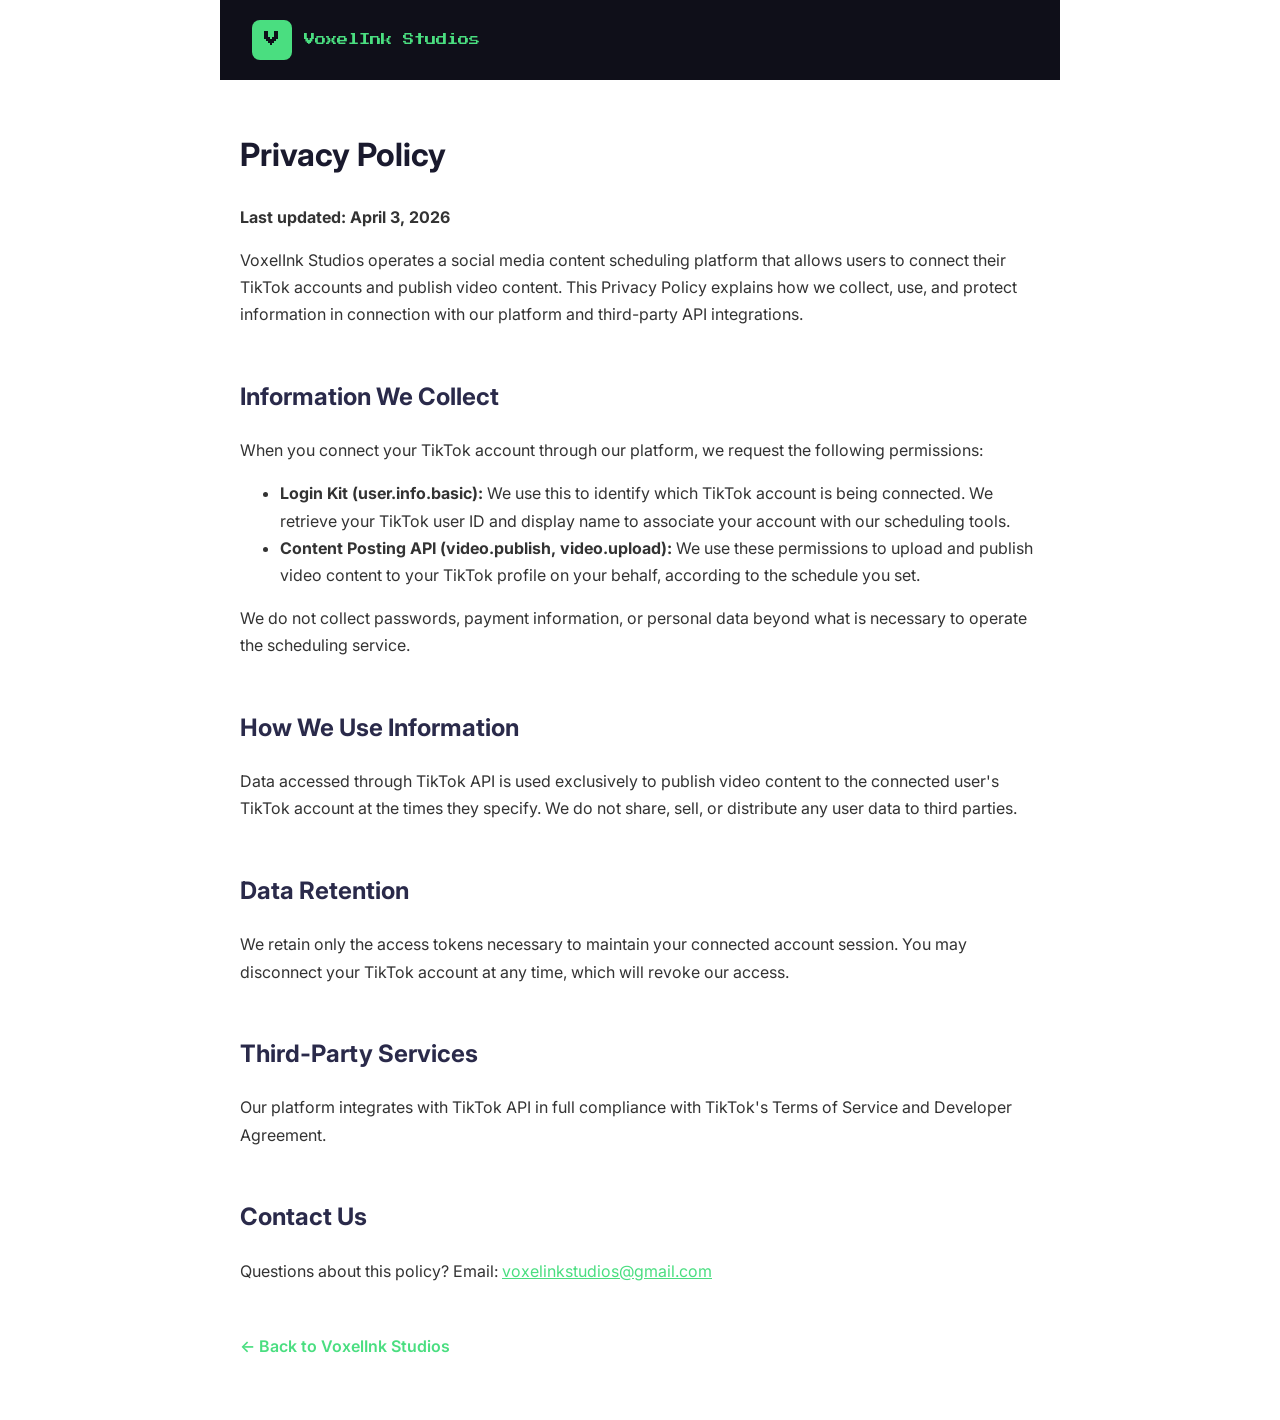
<file: privacy-policy.html>
<!DOCTYPE html>
<html lang="en">
<head>
<meta charset="UTF-8">
<meta name="viewport" content="width=device-width, initial-scale=1.0">
<title>Privacy Policy - VoxelInk Studios</title>
<link rel="preconnect" href="https://fonts.googleapis.com" />
<link href="https://fonts.googleapis.com/css2?family=Press+Start+2P&family=Inter:wght@400;500;600;700&display=swap" rel="stylesheet" />
<style>
  body { max-width: 800px; margin: 0 auto; padding: 0 20px 60px; font-family: 'Inter', sans-serif; line-height: 1.7; color: #333; background: #fff; }
  .site-header { background: #0f0f19; padding: 1.25rem 2rem; margin: 0 -20px 3rem; display: flex; align-items: center; gap: 0.75rem; }
  .site-logo-icon { width: 40px; height: 40px; background: #4ade80; border-radius: 8px; display: flex; align-items: center; justify-content: center; font-family: 'Press Start 2P', monospace; font-size: 1rem; color: #0f0f19; flex-shrink: 0; }
  .site-logo-text { font-family: 'Press Start 2P', monospace; font-size: 0.7rem; color: #4ade80; text-decoration: none; }
  h1 { color: #1a1a2e; margin-top: 2rem; }
  h2 { color: #2a2a4a; margin-top: 2em; }
  a { color: #4ade80; }
  .back-link { display: inline-block; margin-top: 2rem; color: #4ade80; text-decoration: none; font-weight: 600; }
</style>
</head>
<body>
<div class="site-header">
  <div class="site-logo-icon">V</div>
  <a class="site-logo-text" href="/">VoxelInk Studios</a>
</div>

<h1>Privacy Policy</h1>
<p><strong>Last updated: April 3, 2026</strong></p>
<p>VoxelInk Studios operates a social media content scheduling platform that allows users to connect their TikTok accounts and publish video content. This Privacy Policy explains how we collect, use, and protect information in connection with our platform and third-party API integrations.</p>

<h2>Information We Collect</h2>
<p>When you connect your TikTok account through our platform, we request the following permissions:</p>
<ul>
  <li><strong>Login Kit (user.info.basic):</strong> We use this to identify which TikTok account is being connected. We retrieve your TikTok user ID and display name to associate your account with our scheduling tools.</li>
  <li><strong>Content Posting API (video.publish, video.upload):</strong> We use these permissions to upload and publish video content to your TikTok profile on your behalf, according to the schedule you set.</li>
</ul>
<p>We do not collect passwords, payment information, or personal data beyond what is necessary to operate the scheduling service.</p>

<h2>How We Use Information</h2>
<p>Data accessed through TikTok API is used exclusively to publish video content to the connected user's TikTok account at the times they specify. We do not share, sell, or distribute any user data to third parties.</p>

<h2>Data Retention</h2>
<p>We retain only the access tokens necessary to maintain your connected account session. You may disconnect your TikTok account at any time, which will revoke our access.</p>

<h2>Third-Party Services</h2>
<p>Our platform integrates with TikTok API in full compliance with TikTok's Terms of Service and Developer Agreement.</p>

<h2>Contact Us</h2>
<p>Questions about this policy? Email: <a href="mailto:voxelinkstudios@gmail.com">voxelinkstudios@gmail.com</a></p>

<a class="back-link" href="/">&#8592; Back to VoxelInk Studios</a>
</body>
</html>
</file>
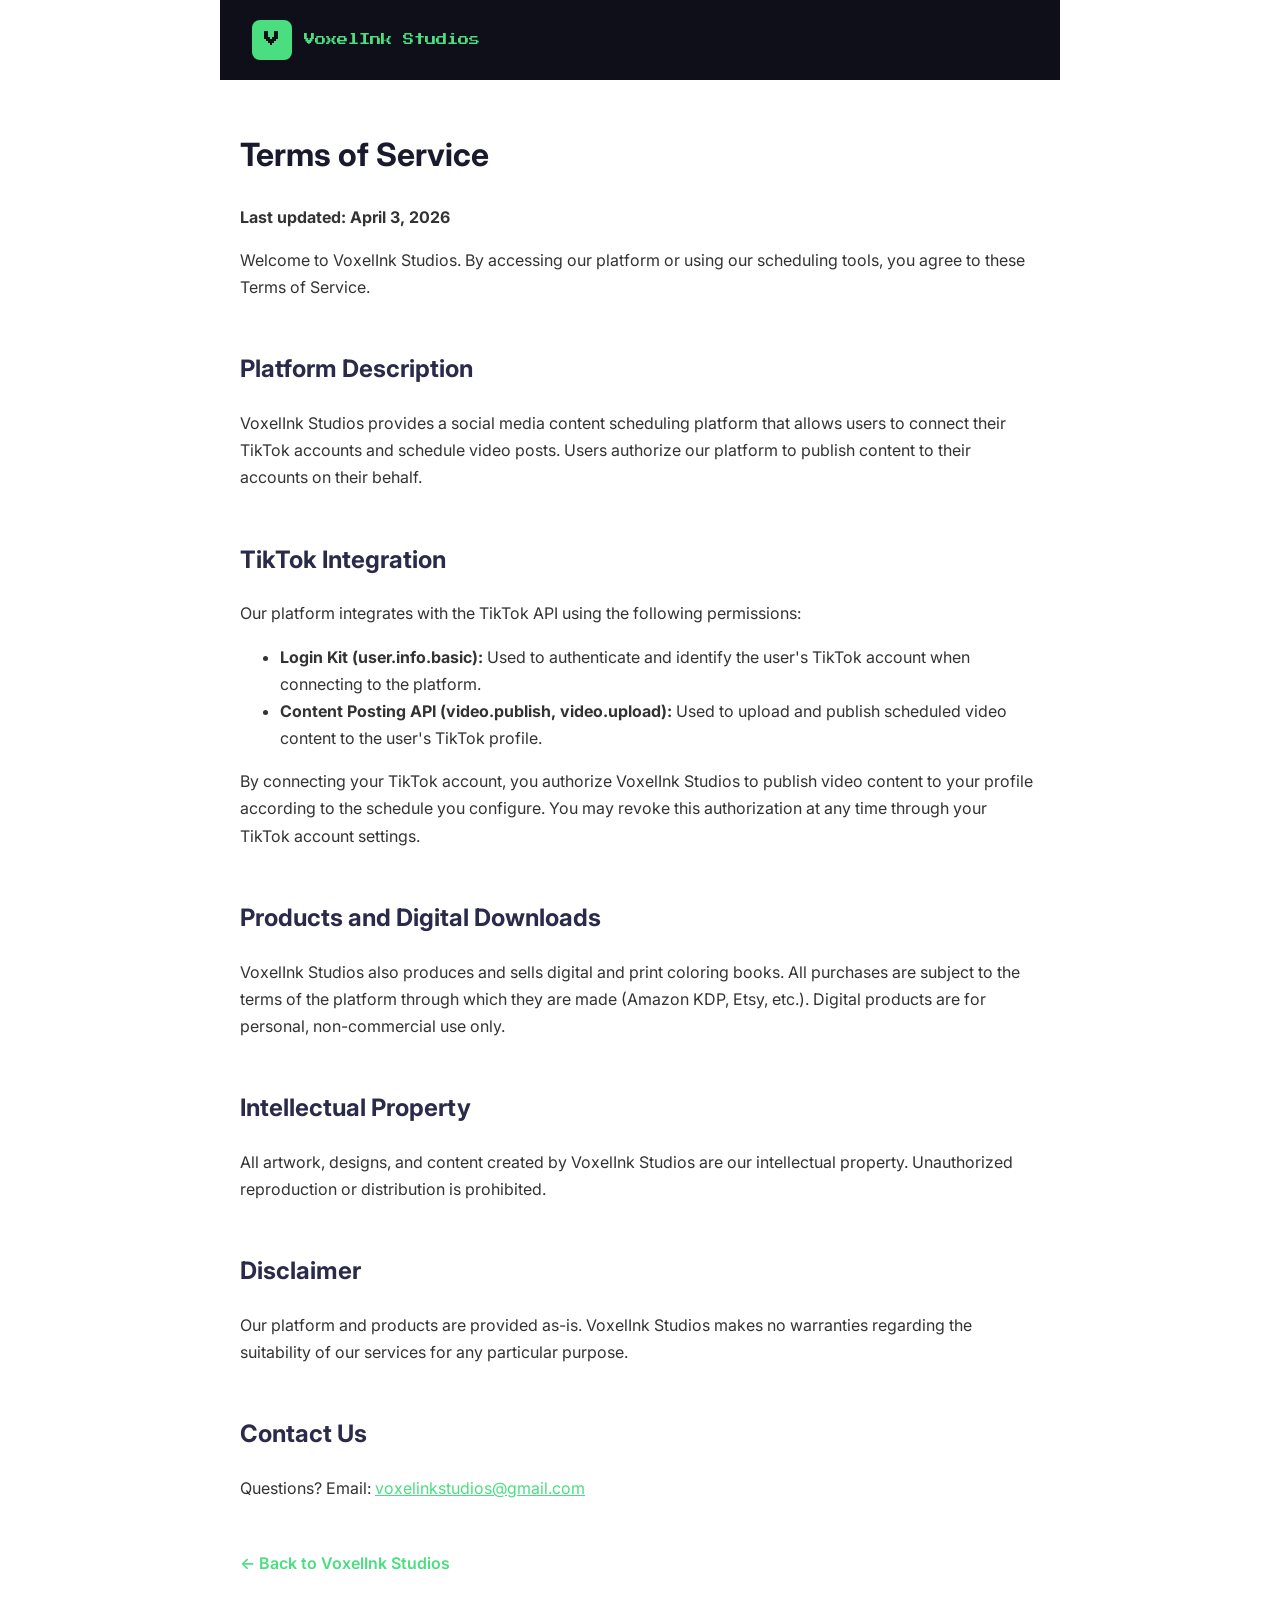
<file: terms.html>
<!DOCTYPE html>
<html lang="en">
<head>
<meta charset="UTF-8">
<meta name="viewport" content="width=device-width, initial-scale=1.0">
<title>Terms of Service - VoxelInk Studios</title>
<link rel="preconnect" href="https://fonts.googleapis.com" />
<link href="https://fonts.googleapis.com/css2?family=Press+Start+2P&family=Inter:wght@400;500;600;700&display=swap" rel="stylesheet" />
<style>
  body { max-width: 800px; margin: 0 auto; padding: 0 20px 60px; font-family: 'Inter', sans-serif; line-height: 1.7; color: #333; background: #fff; }
  .site-header { background: #0f0f19; padding: 1.25rem 2rem; margin: 0 -20px 3rem; display: flex; align-items: center; gap: 0.75rem; }
  .site-logo-icon { width: 40px; height: 40px; background: #4ade80; border-radius: 8px; display: flex; align-items: center; justify-content: center; font-family: 'Press Start 2P', monospace; font-size: 1rem; color: #0f0f19; flex-shrink: 0; }
  .site-logo-text { font-family: 'Press Start 2P', monospace; font-size: 0.7rem; color: #4ade80; text-decoration: none; }
  h1 { color: #1a1a2e; margin-top: 2rem; }
  h2 { color: #2a2a4a; margin-top: 2em; }
  a { color: #4ade80; }
  .back-link { display: inline-block; margin-top: 2rem; color: #4ade80; text-decoration: none; font-weight: 600; }
</style>
</head>
<body>
<div class="site-header">
  <div class="site-logo-icon">V</div>
  <a class="site-logo-text" href="/">VoxelInk Studios</a>
</div>

<h1>Terms of Service</h1>
<p><strong>Last updated: April 3, 2026</strong></p>
<p>Welcome to VoxelInk Studios. By accessing our platform or using our scheduling tools, you agree to these Terms of Service.</p>

<h2>Platform Description</h2>
<p>VoxelInk Studios provides a social media content scheduling platform that allows users to connect their TikTok accounts and schedule video posts. Users authorize our platform to publish content to their accounts on their behalf.</p>

<h2>TikTok Integration</h2>
<p>Our platform integrates with the TikTok API using the following permissions:</p>
<ul>
  <li><strong>Login Kit (user.info.basic):</strong> Used to authenticate and identify the user's TikTok account when connecting to the platform.</li>
  <li><strong>Content Posting API (video.publish, video.upload):</strong> Used to upload and publish scheduled video content to the user's TikTok profile.</li>
</ul>
<p>By connecting your TikTok account, you authorize VoxelInk Studios to publish video content to your profile according to the schedule you configure. You may revoke this authorization at any time through your TikTok account settings.</p>

<h2>Products and Digital Downloads</h2>
<p>VoxelInk Studios also produces and sells digital and print coloring books. All purchases are subject to the terms of the platform through which they are made (Amazon KDP, Etsy, etc.). Digital products are for personal, non-commercial use only.</p>

<h2>Intellectual Property</h2>
<p>All artwork, designs, and content created by VoxelInk Studios are our intellectual property. Unauthorized reproduction or distribution is prohibited.</p>

<h2>Disclaimer</h2>
<p>Our platform and products are provided as-is. VoxelInk Studios makes no warranties regarding the suitability of our services for any particular purpose.</p>

<h2>Contact Us</h2>
<p>Questions? Email: <a href="mailto:voxelinkstudios@gmail.com">voxelinkstudios@gmail.com</a></p>

<a class="back-link" href="/">&#8592; Back to VoxelInk Studios</a>
</body>
</html>
</file>
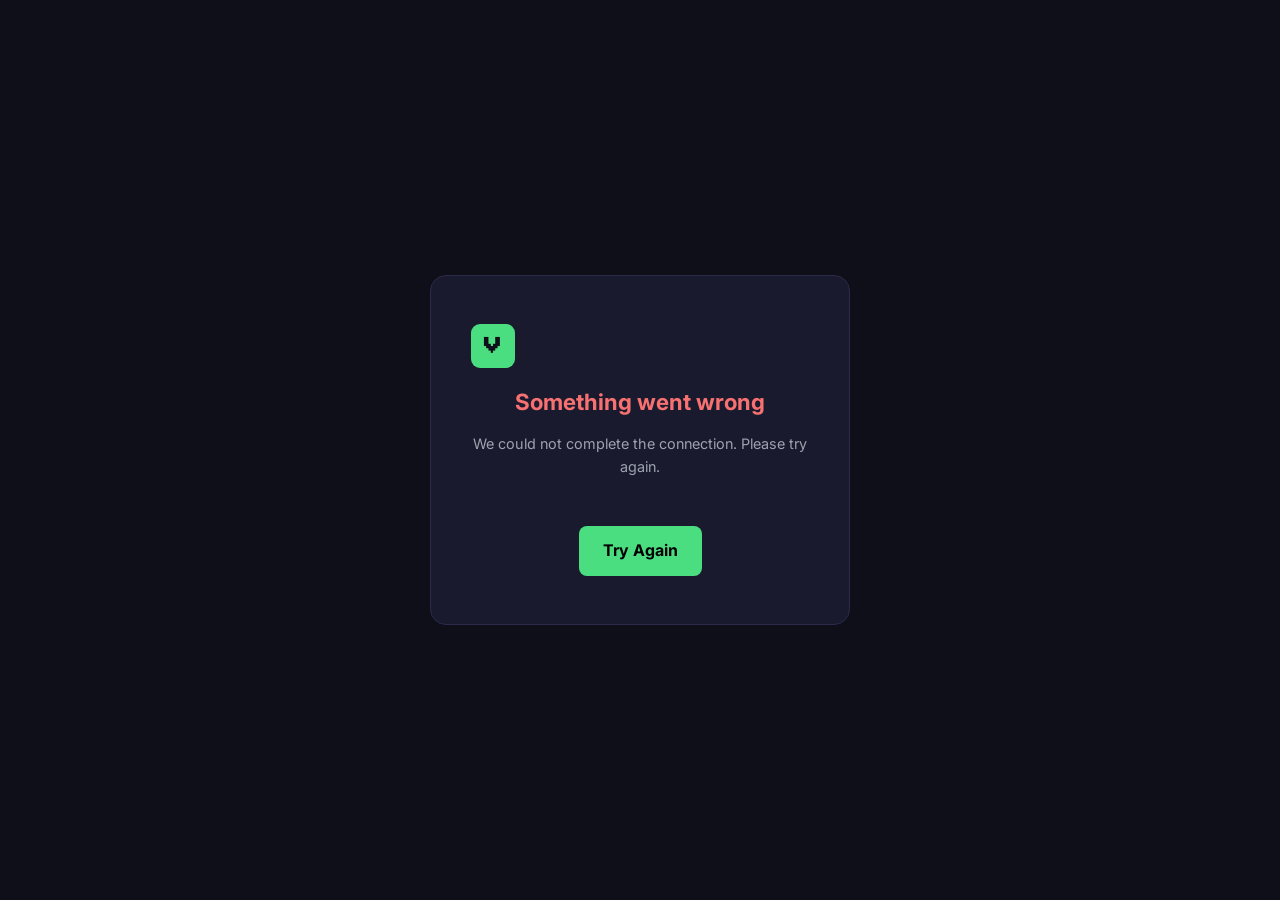
<file: tiktok-callback.html>
<!DOCTYPE html>
<html lang="en">
<head>
  <meta charset="UTF-8" />
  <link rel="icon" type="image/png" href="images/voxelink-v-logo-128.png" />
  <meta name="viewport" content="width=device-width, initial-scale=1.0" />
  <title>Connecting TikTok - VoxelInk Studios</title>
  <link rel="preconnect" href="https://fonts.googleapis.com" />
  <link href="https://fonts.googleapis.com/css2?family=Press+Start+2P&family=Inter:wght@400;500;600;700&display=swap" rel="stylesheet" />
  <link rel="stylesheet" href="css/style.css" />
  <style>
    .callback-page {
      min-height: 100vh;
      background: #0f0f19;
      display: flex;
      align-items: center;
      justify-content: center;
      padding: 2rem;
    }
    .callback-card {
      background: #1a1a2e;
      border: 1px solid #2a2a4a;
      border-radius: 16px;
      padding: 3rem 2.5rem;
      max-width: 420px;
      width: 100%;
      text-align: center;
    }
    .status-icon {
      font-size: 3rem;
      margin-bottom: 1.5rem;
      display: block;
    }
    .callback-title {
      font-family: 'Inter', sans-serif;
      font-size: 1.4rem;
      font-weight: 700;
      color: #ffffff;
      margin-bottom: 0.75rem;
    }
    .callback-sub {
      font-family: 'Inter', sans-serif;
      font-size: 0.9rem;
      color: #9ca3af;
      line-height: 1.6;
      margin-bottom: 2rem;
    }
    .spinner {
      width: 40px;
      height: 40px;
      border: 3px solid #2a2a4a;
      border-top-color: #4ade80;
      border-radius: 50%;
      animation: spin 0.8s linear infinite;
      margin: 0 auto 1.5rem;
    }
    @keyframes spin { to { transform: rotate(360deg); } }
    .success { color: #4ade80; }
    .error { color: #f87171; }
    .btn-home {
      display: inline-block;
      background: #4ade80;
      color: #000;
      font-family: 'Inter', sans-serif;
      font-weight: 700;
      padding: 0.75rem 1.5rem;
      border-radius: 8px;
      text-decoration: none;
      margin-top: 1rem;
    }
  </style>
</head>
<body>
  <div class="callback-page">
    <div class="callback-card" id="card">
      <img src="images/voxelink-v-logo-128.png" alt="VoxelInk Studios logo" style="width:44px;height:44px;border-radius:9px;margin-bottom:1rem;" />
      <div class="spinner" id="spinner"></div>
      <h1 class="callback-title" id="title">Connecting your TikTok...</h1>
      <p class="callback-sub" id="sub">Please wait while we complete the authorization.</p>
    </div>
  </div>

  <script>
    const params = new URLSearchParams(window.location.search);
    const code = params.get('code');
    const state = params.get('state');
    const error = params.get('error');
    const savedState = sessionStorage.getItem('tiktok_state');

    const spinner = document.getElementById('spinner');
    const title = document.getElementById('title');
    const sub = document.getElementById('sub');

    if (error) {
      spinner.style.display = 'none';
      title.innerHTML = '<span class="error">Connection cancelled</span>';
      sub.textContent = 'You cancelled the TikTok authorization. You can try again anytime.';
      sub.insertAdjacentHTML('afterend', '<a href="tiktok-connect.html" class="btn-home">Try Again</a>');
    } else if (code && state === savedState) {
      spinner.style.display = 'none';
      title.innerHTML = '<span class="success">TikTok Connected!</span>';
      sub.textContent = 'Your TikTok account has been successfully linked. You can now schedule and publish content directly from VoxelInk Studios tools.';
      sub.insertAdjacentHTML('afterend', '<a href="tiktok-post.html" class="btn-home" style="margin-top:1.25rem;display:inline-block;">Schedule Your First Post &rarr;</a>');
      sessionStorage.removeItem('tiktok_state');
    } else if (code) {
      spinner.style.display = 'none';
      title.innerHTML = '<span class="success">TikTok Connected!</span>';
      sub.textContent = 'Your TikTok account has been successfully linked.';
      sub.insertAdjacentHTML('afterend', '<a href="tiktok-post.html" class="btn-home" style="margin-top:1.25rem;display:inline-block;">Schedule Your First Post &rarr;</a>');
    } else {
      spinner.style.display = 'none';
      title.innerHTML = '<span class="error">Something went wrong</span>';
      sub.textContent = 'We could not complete the connection. Please try again.';
      sub.insertAdjacentHTML('afterend', '<a href="tiktok-connect.html" class="btn-home">Try Again</a>');
    }
  </script>
</body>
</html>
</file>
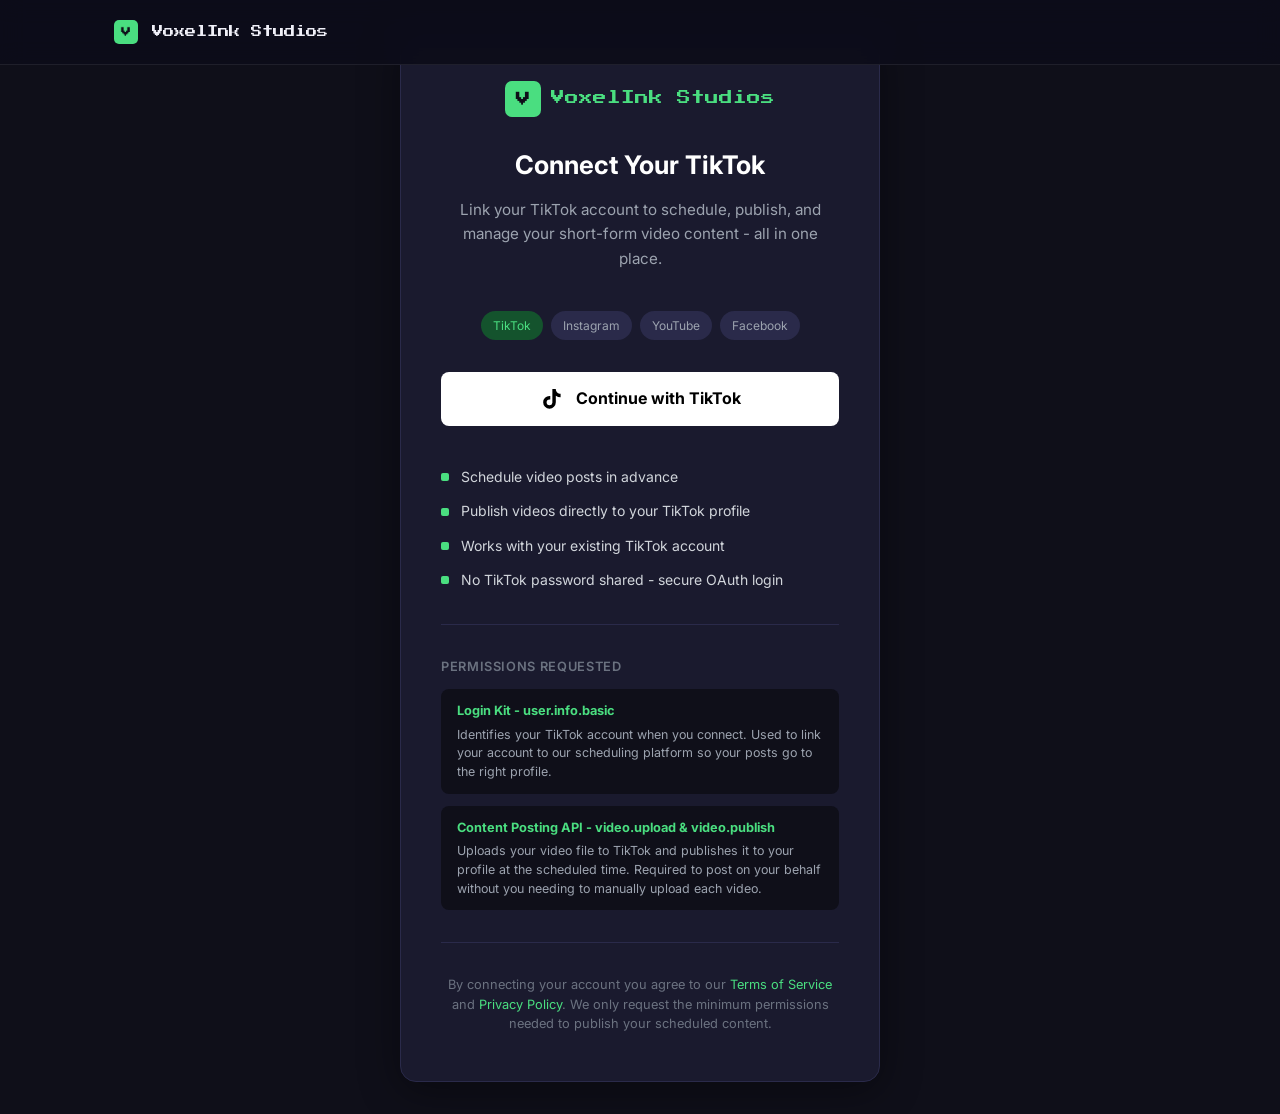
<file: tiktok-connect.html>
<!DOCTYPE html>
<html lang="en">
<head>
  <meta charset="UTF-8" />
  <link rel="icon" type="image/png" href="images/voxelink-v-logo-128.png" />
  <meta name="viewport" content="width=device-width, initial-scale=1.0" />
  <title>Connect TikTok - VoxelInk Studios Creator Tools</title>
  <meta name="description" content="Connect your TikTok account to schedule and publish your content with VoxelInk Studios creator tools." />
  <link rel="preconnect" href="https://fonts.googleapis.com" />
  <link rel="preconnect" href="https://fonts.gstatic.com" crossorigin />
  <link href="https://fonts.googleapis.com/css2?family=Press+Start+2P&family=Inter:wght@400;500;600;700&display=swap" rel="stylesheet" />
  <link rel="stylesheet" href="css/style.css" />
  <style>
    .connect-page {
      min-height: 100vh;
      background: #0f0f19;
      display: flex;
      flex-direction: column;
      align-items: center;
      justify-content: center;
      padding: 2rem;
    }
    .connect-card {
      background: #1a1a2e;
      border: 1px solid #2a2a4a;
      border-radius: 16px;
      padding: 3rem 2.5rem;
      max-width: 480px;
      width: 100%;
      text-align: center;
      box-shadow: 0 8px 40px rgba(0,0,0,0.4);
    }
    .connect-logo {
      font-family: 'Press Start 2P', monospace;
      font-size: 0.85rem;
      color: #4ade80;
      margin-bottom: 2rem;
      display: block;
    }
    .connect-title {
      font-family: 'Inter', sans-serif;
      font-size: 1.6rem;
      font-weight: 700;
      color: #ffffff;
      margin-bottom: 0.75rem;
    }
    .connect-sub {
      font-family: 'Inter', sans-serif;
      font-size: 0.95rem;
      color: #9ca3af;
      line-height: 1.6;
      margin-bottom: 2.5rem;
    }
    .btn-tiktok {
      display: inline-flex;
      align-items: center;
      justify-content: center;
      gap: 0.75rem;
      background: #ffffff;
      color: #000000;
      font-family: 'Inter', sans-serif;
      font-weight: 700;
      font-size: 1rem;
      padding: 0.9rem 2rem;
      border-radius: 8px;
      border: none;
      cursor: pointer;
      width: 100%;
      text-decoration: none;
      transition: transform 0.15s, box-shadow 0.15s;
    }
    .btn-tiktok:hover {
      transform: translateY(-2px);
      box-shadow: 0 6px 20px rgba(255,255,255,0.15);
    }
    .btn-tiktok svg {
      width: 24px;
      height: 24px;
      flex-shrink: 0;
    }
    .connect-features {
      margin-top: 2.5rem;
      display: flex;
      flex-direction: column;
      gap: 0.75rem;
      text-align: left;
    }
    .feature-item {
      display: flex;
      align-items: center;
      gap: 0.75rem;
      font-family: 'Inter', sans-serif;
      font-size: 0.875rem;
      color: #d1d5db;
    }
    .feature-dot {
      width: 8px;
      height: 8px;
      background: #4ade80;
      border-radius: 2px;
      flex-shrink: 0;
    }
    .connect-divider {
      border: none;
      border-top: 1px solid #2a2a4a;
      margin: 2rem 0;
    }
    .connect-footer {
      font-family: 'Inter', sans-serif;
      font-size: 0.8rem;
      color: #6b7280;
      line-height: 1.5;
    }
    .connect-footer a {
      color: #4ade80;
      text-decoration: none;
    }
    .platform-badges {
      display: flex;
      gap: 0.5rem;
      justify-content: center;
      flex-wrap: wrap;
      margin-bottom: 2rem;
    }
    .badge {
      background: #2a2a4a;
      color: #9ca3af;
      font-family: 'Inter', sans-serif;
      font-size: 0.75rem;
      padding: 0.3rem 0.75rem;
      border-radius: 20px;
    }
    .badge.active {
      background: #14532d;
      color: #4ade80;
    }
  </style>
</head>
<body>
  <nav class="nav">
    <div class="nav-inner">
      <a class="nav-logo" href="index.html">
        <img src="images/voxelink-v-logo-128.png" alt="VoxelInk Studios logo" style="width:24px;height:24px;border-radius:5px;vertical-align:middle;margin-right:0.4rem;" />VoxelInk Studios
      </a>
    </div>
  </nav>

  <div class="connect-page">
    <div class="connect-card">
      <div style="display:flex; align-items:center; justify-content:center; gap:0.6rem; margin-bottom:1.75rem;">
        <img src="images/voxelink-v-logo-128.png" alt="VoxelInk Studios logo" style="width:36px;height:36px;border-radius:7px;flex-shrink:0;" />
        <span class="connect-logo" style="margin-bottom:0;">VoxelInk Studios</span>
      </div>

      <h1 class="connect-title">Connect Your TikTok</h1>
      <p class="connect-sub">
        Link your TikTok account to schedule, publish, and manage your short-form video content - all in one place.
      </p>

      <div class="platform-badges">
        <span class="badge active">TikTok</span>
        <span class="badge">Instagram</span>
        <span class="badge">YouTube</span>
        <span class="badge">Facebook</span>
      </div>

      <a id="tiktok-auth-btn" class="btn-tiktok" href="#" onclick="startTikTokAuth(); return false;">
        <!-- TikTok logo -->
        <svg viewBox="0 0 24 24" fill="currentColor" xmlns="http://www.w3.org/2000/svg">
          <path d="M19.59 6.69a4.83 4.83 0 0 1-3.77-4.25V2h-3.45v13.67a2.89 2.89 0 0 1-2.88 2.5 2.89 2.89 0 0 1-2.89-2.89 2.89 2.89 0 0 1 2.89-2.89c.28 0 .54.04.79.1V9.01a6.32 6.32 0 0 0-.79-.05 6.34 6.34 0 0 0-6.34 6.34 6.34 6.34 0 0 0 6.34 6.34 6.34 6.34 0 0 0 6.33-6.34V8.69a8.18 8.18 0 0 0 4.78 1.52V6.76a4.85 4.85 0 0 1-1.01-.07z"/>
        </svg>
        Continue with TikTok
      </a>

      <div class="connect-features">
        <div class="feature-item">
          <span class="feature-dot"></span>
          Schedule video posts in advance
        </div>
        <div class="feature-item">
          <span class="feature-dot"></span>
          Publish videos directly to your TikTok profile
        </div>
        <div class="feature-item">
          <span class="feature-dot"></span>
          Works with your existing TikTok account
        </div>
        <div class="feature-item">
          <span class="feature-dot"></span>
          No TikTok password shared - secure OAuth login
        </div>
      </div>

      <hr class="connect-divider" />

      <div style="text-align:left; margin-bottom: 1.5rem;">
        <p style="font-family:'Inter',sans-serif; font-size:0.8rem; color:#6b7280; font-weight:600; text-transform:uppercase; letter-spacing:0.05em; margin-bottom:0.75rem;">Permissions Requested</p>
        <div style="display:flex; flex-direction:column; gap:0.75rem;">
          <div style="background:#0f0f19; border-radius:8px; padding:0.75rem 1rem;">
            <p style="font-family:'Inter',sans-serif; font-size:0.8rem; font-weight:700; color:#4ade80; margin:0 0 0.25rem;">Login Kit - user.info.basic</p>
            <p style="font-family:'Inter',sans-serif; font-size:0.78rem; color:#9ca3af; margin:0; line-height:1.5;">Identifies your TikTok account when you connect. Used to link your account to our scheduling platform so your posts go to the right profile.</p>
          </div>
          <div style="background:#0f0f19; border-radius:8px; padding:0.75rem 1rem;">
            <p style="font-family:'Inter',sans-serif; font-size:0.8rem; font-weight:700; color:#4ade80; margin:0 0 0.25rem;">Content Posting API - video.upload &amp; video.publish</p>
            <p style="font-family:'Inter',sans-serif; font-size:0.78rem; color:#9ca3af; margin:0; line-height:1.5;">Uploads your video file to TikTok and publishes it to your profile at the scheduled time. Required to post on your behalf without you needing to manually upload each video.</p>
          </div>
        </div>
      </div>

      <hr class="connect-divider" />

      <p class="connect-footer">
        By connecting your account you agree to our
        <a href="terms.html">Terms of Service</a> and
        <a href="privacy-policy.html">Privacy Policy</a>.
        We only request the minimum permissions needed to publish your scheduled content.
      </p>
    </div>
  </div>

  <script>
    const TIKTOK_CLIENT_KEY = 'sbaw0190vk3ixd7ivl'; // sandbox - revert to awhmlua2xxzcszqp after approval
    const REDIRECT_URI = encodeURIComponent('https://voxelinkstudios.com/tiktok-callback.html');
    const SCOPES = encodeURIComponent('user.info.basic,video.publish,video.upload');

    // Generate a cryptographically random code_verifier for PKCE
    function generateCodeVerifier() {
      const array = new Uint8Array(32);
      crypto.getRandomValues(array);
      return btoa(String.fromCharCode(...array))
        .replace(/\+/g, '-').replace(/\//g, '_').replace(/=/g, '');
    }

    // SHA-256 hash -> base64url for code_challenge
    async function generateCodeChallenge(verifier) {
      const encoder = new TextEncoder();
      const data = encoder.encode(verifier);
      const digest = await crypto.subtle.digest('SHA-256', data);
      return btoa(String.fromCharCode(...new Uint8Array(digest)))
        .replace(/\+/g, '-').replace(/\//g, '_').replace(/=/g, '');
    }

    async function startTikTokAuth() {
      const state = Math.random().toString(36).substring(2, 15);
      const codeVerifier = generateCodeVerifier();
      const codeChallenge = await generateCodeChallenge(codeVerifier);

      sessionStorage.setItem('tiktok_state', state);
      sessionStorage.setItem('tiktok_code_verifier', codeVerifier);

      const authUrl = `https://www.tiktok.com/v2/auth/authorize/?` +
        `client_key=${TIKTOK_CLIENT_KEY}` +
        `&response_type=code` +
        `&scope=${SCOPES}` +
        `&redirect_uri=${REDIRECT_URI}` +
        `&state=${state}` +
        `&code_challenge=${codeChallenge}` +
        `&code_challenge_method=S256`;

      window.location.href = authUrl;
    }
  </script>
</body>
</html>
</file>
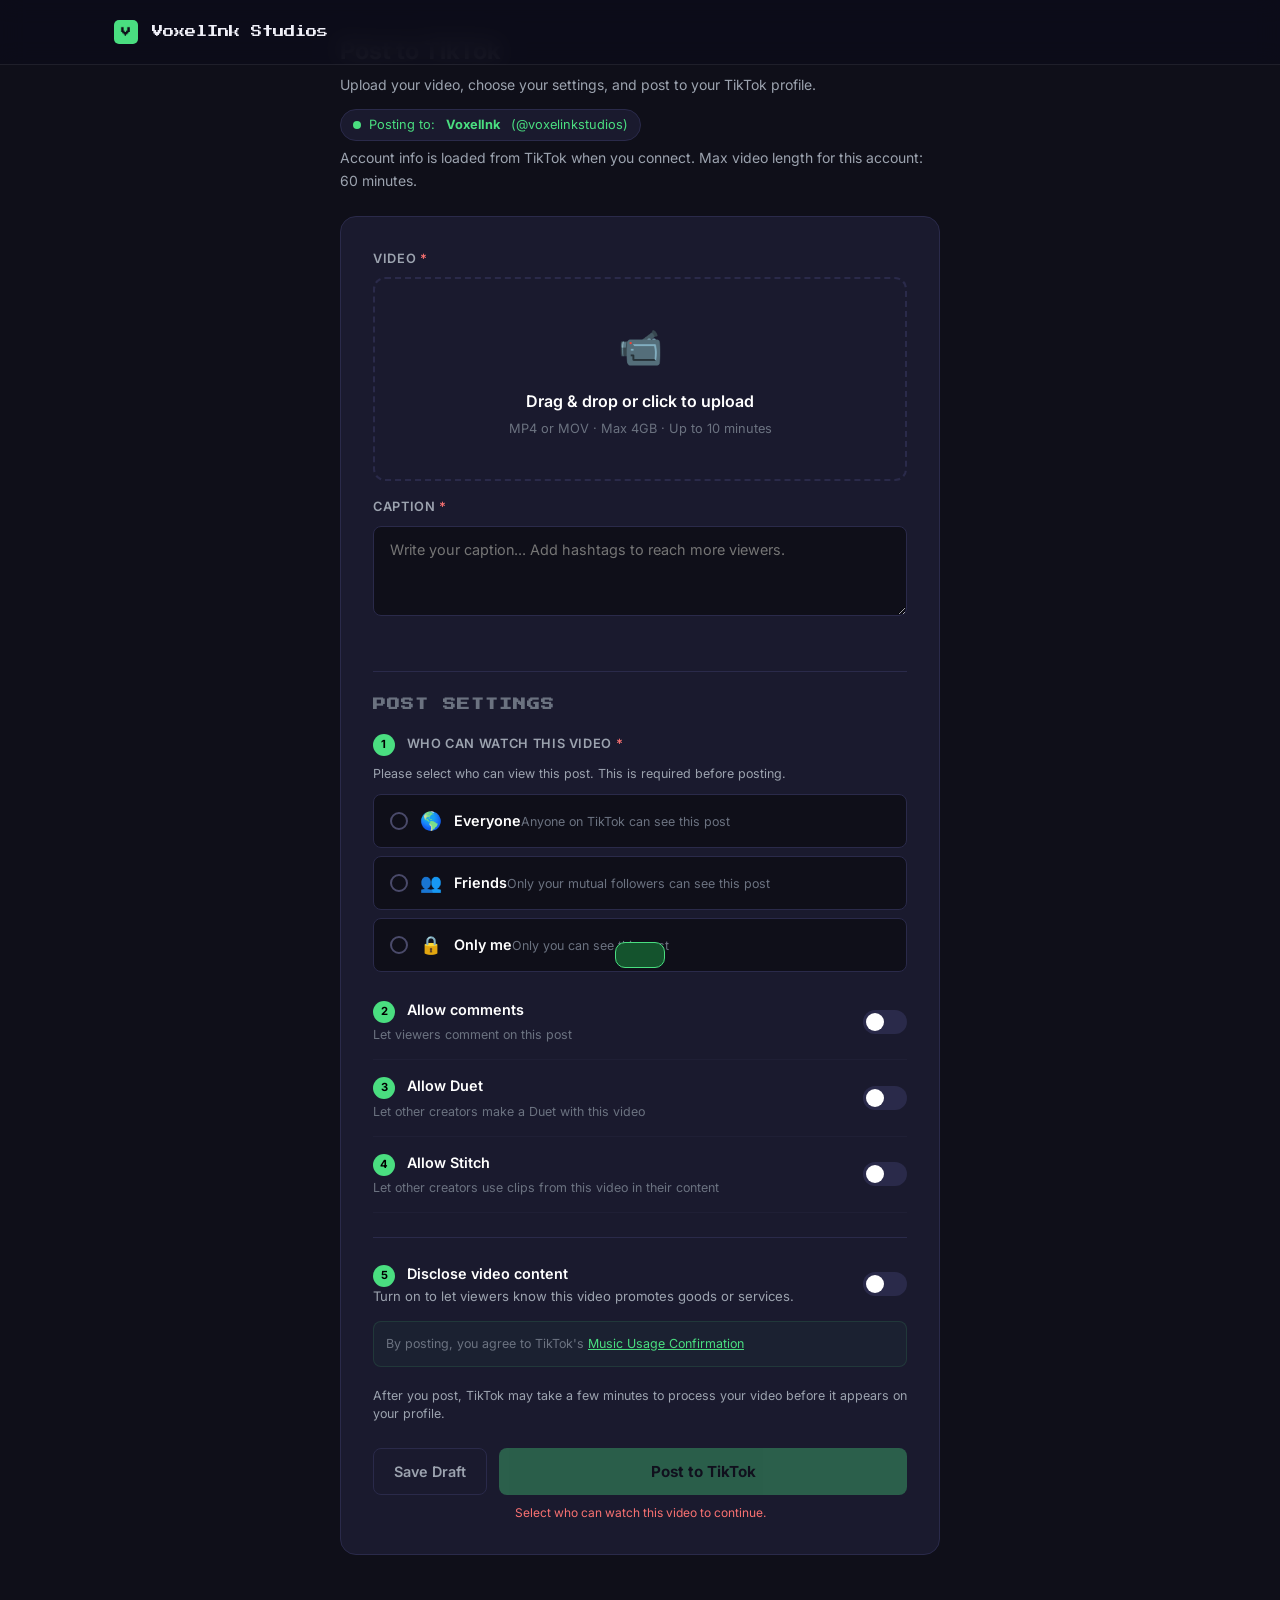
<file: tiktok-post.html>
<!DOCTYPE html>
<html lang="en">
<head>
  <meta charset="UTF-8" />
  <link rel="icon" type="image/png" href="images/voxelink-v-logo-128.png" />
  <meta name="viewport" content="width=device-width, initial-scale=1.0" />
  <title>Post to TikTok - VoxelInk Studios Creator Tools</title>
  <link rel="preconnect" href="https://fonts.googleapis.com" />
  <link rel="preconnect" href="https://fonts.gstatic.com" crossorigin />
  <link href="https://fonts.googleapis.com/css2?family=Press+Start+2P&family=Inter:wght@400;500;600;700&display=swap" rel="stylesheet" />
  <link rel="stylesheet" href="css/style.css" />
  <style>
    * { box-sizing: border-box; margin: 0; padding: 0; }
    body { background: #0f0f19; font-family: 'Inter', sans-serif; color: #ffffff; }

    .post-page { min-height: 100vh; padding: 2rem 1rem 4rem; display: flex; flex-direction: column; align-items: center; }

    .post-header { width: 100%; max-width: 600px; margin-bottom: 1.5rem; }
    .post-header h1 { font-size: 1.5rem; font-weight: 700; color: #ffffff; margin-bottom: 0.25rem; }
    .post-header p { font-size: 0.875rem; color: #9ca3af; }
    .account-chip { display: inline-flex; align-items: center; gap: 0.5rem; background: #1a1a2e; border: 1px solid #2a2a4a; border-radius: 20px; padding: 0.3rem 0.75rem; font-size: 0.8rem; color: #4ade80; margin-top: 0.75rem; }
    .account-dot { width: 8px; height: 8px; background: #4ade80; border-radius: 50%; }
    .account-note { font-size: 0.72rem; color: #6b7280; margin-top: 0.4rem; }

    .post-card { background: #1a1a2e; border: 1px solid #2a2a4a; border-radius: 16px; padding: 2rem; max-width: 600px; width: 100%; }

    .upload-zone { border: 2px dashed #2a2a4a; border-radius: 12px; padding: 2.5rem 1rem; text-align: center; cursor: pointer; transition: border-color 0.2s, background 0.2s; margin-bottom: 1rem; position: relative; }
    .upload-zone:hover, .upload-zone.drag-over { border-color: #4ade80; background: rgba(74,222,128,0.04); }
    .upload-zone.has-file { border-color: #4ade80; border-style: solid; background: rgba(74,222,128,0.04); }
    .upload-zone input[type="file"] { position: absolute; inset: 0; opacity: 0; cursor: pointer; }
    .upload-icon { font-size: 2.25rem; margin-bottom: 0.75rem; display: block; }
    .upload-label { font-size: 1rem; font-weight: 600; color: #ffffff; margin-bottom: 0.25rem; }
    .upload-hint { font-size: 0.8rem; color: #6b7280; }
    .upload-selected { font-size: 0.85rem; color: #4ade80; margin-top: 0.5rem; font-weight: 500; display: none; }

    .video-preview { display: none; margin-bottom: 1.5rem; }
    .video-preview.visible { display: block; }
    .video-preview video { width: 100%; max-height: 340px; border-radius: 12px; background: #000; }
    .preview-caption { font-size: 0.75rem; color: #6b7280; margin-top: 0.4rem; }

    .field-label { font-size: 0.8rem; font-weight: 600; color: #9ca3af; text-transform: uppercase; letter-spacing: 0.05em; margin-bottom: 0.5rem; display: block; }
    .required-star { color: #f87171; }
    textarea.caption-input { width: 100%; background: #0f0f19; border: 1px solid #2a2a4a; border-radius: 8px; padding: 0.75rem 1rem; color: #ffffff; font-family: 'Inter', sans-serif; font-size: 0.9rem; line-height: 1.5; resize: vertical; min-height: 90px; outline: none; transition: border-color 0.2s; margin-bottom: 1.5rem; }
    textarea.caption-input:focus { border-color: #4ade80; }

    .section-divider { border: none; border-top: 1px solid #2a2a4a; margin: 1.5rem 0; }
    .section-title { font-size: 0.8rem; font-weight: 700; color: #6b7280; text-transform: uppercase; letter-spacing: 0.08em; margin-bottom: 1.25rem; }

    .privacy-select-hint { font-size: 0.78rem; color: #9ca3af; margin-bottom: 0.6rem; }
    .privacy-group { display: flex; flex-direction: column; gap: 0.5rem; margin-bottom: 0.75rem; }
    .privacy-option { display: flex; align-items: center; gap: 0.75rem; background: #0f0f19; border: 1.5px solid #2a2a4a; border-radius: 8px; padding: 0.75rem 1rem; cursor: pointer; transition: border-color 0.2s, opacity 0.2s; position: relative; }
    .privacy-option:hover { border-color: #4ade80; }
    .privacy-option.selected { border-color: #4ade80; background: rgba(74,222,128,0.05); }
    .privacy-option.disabled { opacity: 0.35; cursor: not-allowed; }
    .privacy-option.disabled:hover { border-color: #2a2a4a; }
    .privacy-option input[type="radio"] { display: none; }
    .privacy-radio-circle { width: 18px; height: 18px; border: 2px solid #4a4a6a; border-radius: 50%; flex-shrink: 0; display: flex; align-items: center; justify-content: center; transition: border-color 0.2s; }
    .privacy-option.selected .privacy-radio-circle { border-color: #4ade80; }
    .privacy-radio-dot { width: 9px; height: 9px; background: #4ade80; border-radius: 50%; display: none; }
    .privacy-option.selected .privacy-radio-dot { display: block; }
    .privacy-info { flex: 1; }
    .privacy-name { font-size: 0.9rem; font-weight: 600; color: #ffffff; }
    .privacy-desc { font-size: 0.78rem; color: #6b7280; margin-top: 0.1rem; }
    .privacy-icon { font-size: 1.1rem; }
    .privacy-option .lock-reason { display: none; position: absolute; right: 0.75rem; top: 50%; transform: translateY(-50%); background: #2a2a4a; color: #e5e7eb; font-size: 0.68rem; padding: 0.3rem 0.6rem; border-radius: 6px; max-width: 220px; line-height: 1.35; }
    .privacy-option.disabled:hover .lock-reason { display: block; }

    .interaction-hint { font-size: 0.8rem; color: #f97316; background: rgba(249,115,22,0.08); border: 1px solid rgba(249,115,22,0.2); border-radius: 6px; padding: 0.5rem 0.75rem; margin-bottom: 1.25rem; display: none; line-height: 1.5; }
    .interaction-hint.visible { display: block; }

    .toggle-row { display: flex; align-items: center; justify-content: space-between; padding: 0.875rem 0; border-bottom: 1px solid #1f1f35; transition: opacity 0.2s; }
    .toggle-row:last-of-type { border-bottom: none; }
    .toggle-row.disabled { opacity: 0.32; pointer-events: none; }
    .toggle-info { flex: 1; }
    .toggle-name { font-size: 0.9rem; font-weight: 600; color: #ffffff; }
    .toggle-desc { font-size: 0.78rem; color: #6b7280; margin-top: 0.15rem; }
    .toggle-switch { position: relative; width: 44px; height: 24px; flex-shrink: 0; margin-left: 1rem; }
    .toggle-switch input { display: none; }
    .toggle-track { position: absolute; inset: 0; background: #2a2a4a; border-radius: 12px; cursor: pointer; transition: background 0.2s; }
    .toggle-switch input:checked + .toggle-track { background: #4ade80; }
    .toggle-thumb { position: absolute; top: 3px; left: 3px; width: 18px; height: 18px; background: #ffffff; border-radius: 50%; transition: transform 0.2s; pointer-events: none; }
    .toggle-switch input:checked ~ .toggle-thumb { transform: translateX(20px); }

    .disclosure-intro { font-size: 0.82rem; color: #9ca3af; line-height: 1.5; margin-bottom: 0; }
    .disclosure-body { display: none; margin-top: 0.9rem; }
    .disclosure-body.visible { display: block; }
    .disclosure-box { background: #0f0f19; border: 1px solid #2a2a4a; border-radius: 10px; overflow: hidden; margin-bottom: 0.75rem; }
    .disclosure-check { display: flex; align-items: flex-start; gap: 0.75rem; padding: 1rem; border-bottom: 1px solid #1a1a2e; cursor: pointer; transition: background 0.15s; }
    .disclosure-check:last-child { border-bottom: none; }
    .disclosure-check:hover { background: rgba(74,222,128,0.03); }
    .disclosure-check input[type="checkbox"] { display: none; }
    .check-box { width: 20px; height: 20px; border: 2px solid #4a4a6a; border-radius: 4px; flex-shrink: 0; margin-top: 2px; display: flex; align-items: center; justify-content: center; transition: border-color 0.2s, background 0.2s; }
    .disclosure-check.checked .check-box { border-color: #4ade80; background: #4ade80; }
    .check-mark { color: #000; font-size: 12px; font-weight: 700; display: none; }
    .disclosure-check.checked .check-mark { display: block; }
    .check-text { flex: 1; }
    .check-label { font-size: 0.875rem; font-weight: 600; color: #ffffff; }
    .check-sublabel { font-size: 0.78rem; color: #6b7280; margin-top: 0.15rem; line-height: 1.4; }

    .disclosure-warning { font-size: 0.8rem; color: #f87171; background: rgba(248,113,113,0.08); border: 1px solid rgba(248,113,113,0.25); border-radius: 6px; padding: 0.5rem 0.75rem; margin-bottom: 0.75rem; display: none; line-height: 1.5; }
    .disclosure-warning.visible { display: block; }
    .label-preview { font-size: 0.8rem; color: #60a5fa; background: rgba(96,165,250,0.08); border: 1px solid rgba(96,165,250,0.25); border-radius: 6px; padding: 0.5rem 0.75rem; margin-bottom: 0.75rem; display: none; line-height: 1.5; }
    .label-preview.visible { display: block; }

    .tos-line { font-size: 0.78rem; color: #6b7280; line-height: 1.6; padding: 0.75rem; background: rgba(74,222,128,0.04); border: 1px solid rgba(74,222,128,0.12); border-radius: 8px; margin-bottom: 1.25rem; }
    .tos-line a { color: #4ade80; text-decoration: underline; }

    .processing-note { font-size: 0.78rem; color: #9ca3af; line-height: 1.5; margin-bottom: 1rem; }

    .btn-row { display: flex; gap: 0.75rem; margin-top: 1.5rem; }
    .btn-primary { flex: 1; background: #4ade80; color: #000000; font-family: 'Inter', sans-serif; font-weight: 700; font-size: 0.95rem; padding: 0.875rem 1.5rem; border-radius: 8px; border: none; cursor: pointer; transition: transform 0.15s, box-shadow 0.15s, opacity 0.2s; }
    .btn-primary:hover:not(:disabled) { transform: translateY(-2px); box-shadow: 0 6px 20px rgba(74,222,128,0.25); }
    .btn-primary:disabled { opacity: 0.35; cursor: not-allowed; }
    .btn-secondary { background: transparent; color: #9ca3af; font-family: 'Inter', sans-serif; font-weight: 600; font-size: 0.9rem; padding: 0.875rem 1.25rem; border-radius: 8px; border: 1px solid #2a2a4a; cursor: pointer; transition: border-color 0.2s, color 0.2s; }
    .btn-secondary:hover { border-color: #4a4a6a; color: #ffffff; }
    .btn-disabled-hint { font-size: 0.75rem; color: #f87171; margin-top: 0.5rem; text-align: center; display: none; }
    .btn-disabled-hint.visible { display: block; }

    .status-panel { display: none; background: #0f0f19; border: 1px solid #2a2a4a; border-radius: 10px; padding: 1.25rem; margin-top: 1.5rem; }
    .status-panel.visible { display: block; }
    .status-step { display: flex; align-items: center; gap: 0.6rem; padding: 0.4rem 0; font-size: 0.85rem; color: #6b7280; }
    .status-step.active { color: #ffffff; }
    .status-step.done { color: #4ade80; }
    .status-icon { width: 18px; text-align: center; }
    .progress-track { height: 6px; background: #2a2a4a; border-radius: 3px; overflow: hidden; margin: 0.75rem 0 0.5rem; }
    .progress-fill { height: 100%; width: 0%; background: #4ade80; border-radius: 3px; transition: width 0.4s ease; }

    .toast { position: fixed; bottom: 2rem; left: 50%; transform: translateX(-50%) translateY(100px); background: #14532d; color: #4ade80; border: 1px solid #4ade80; border-radius: 10px; padding: 0.75rem 1.5rem; font-size: 0.9rem; font-weight: 600; transition: transform 0.3s ease; z-index: 999; }
    .toast.show { transform: translateX(-50%) translateY(0); }

    .step-badge { display: inline-flex; align-items: center; justify-content: center; width: 22px; height: 22px; background: #4ade80; color: #000; font-size: 0.7rem; font-weight: 700; border-radius: 50%; flex-shrink: 0; margin-right: 0.5rem; }
  </style>
</head>
<body>
  <nav class="nav">
    <div class="nav-inner">
      <a class="nav-logo" href="index.html"><img src="images/voxelink-v-logo-128.png" alt="VoxelInk Studios logo" style="width:24px;height:24px;border-radius:5px;vertical-align:middle;margin-right:0.4rem;" />VoxelInk Studios</a>
    </div>
  </nav>

  <div class="post-page">
    <div class="post-header">
      <h1>Post to TikTok</h1>
      <p>Upload your video, choose your settings, and post to your TikTok profile.</p>
      <div class="account-chip"><span class="account-dot"></span>Posting to: <strong>&nbsp;VoxelInk&nbsp;</strong> (@voxelinkstudios)</div>
      <p class="account-note">Account info is loaded from TikTok when you connect. Max video length for this account: 60 minutes.</p>
    </div>

    <div class="post-card">

      <label class="field-label">Video <span class="required-star">*</span></label>
      <div class="upload-zone" id="uploadZone">
        <input type="file" accept="video/mp4,video/quicktime" id="videoFile" onchange="onFileSelect(this)" />
        <span class="upload-icon">&#128249;</span>
        <p class="upload-label">Drag &amp; drop or click to upload</p>
        <p class="upload-hint">MP4 or MOV &middot; Max 4GB &middot; Up to 10 minutes</p>
        <p class="upload-selected" id="fileSelected"></p>
      </div>

      <div class="video-preview" id="videoPreview">
        <video id="previewPlayer" controls muted playsinline></video>
        <p class="preview-caption">Preview your video before posting.</p>
      </div>

      <label class="field-label" for="caption">Caption <span class="required-star">*</span></label>
      <textarea class="caption-input" id="caption" placeholder="Write your caption... Add hashtags to reach more viewers." maxlength="2200"></textarea>

      <hr class="section-divider" />
      <p class="section-title">Post Settings</p>

      <!-- 1. Who can watch this video -->
      <label class="field-label"><span class="step-badge">1</span> Who can watch this video <span class="required-star">*</span></label>
      <p class="privacy-select-hint">Please select who can view this post. This is required before posting.</p>
      <div class="privacy-group">
        <label class="privacy-option" id="opt-everyone" onclick="selectPrivacy(this,'everyone')">
          <input type="radio" name="privacy" value="PUBLIC_TO_EVERYONE" />
          <span class="privacy-radio-circle"><span class="privacy-radio-dot"></span></span>
          <span class="privacy-icon">&#127758;</span>
          <span class="privacy-info"><span class="privacy-name">Everyone</span><span class="privacy-desc">Anyone on TikTok can see this post</span></span>
        </label>
        <label class="privacy-option" id="opt-friends" onclick="selectPrivacy(this,'friends')">
          <input type="radio" name="privacy" value="MUTUAL_FOLLOW_FRIENDS" />
          <span class="privacy-radio-circle"><span class="privacy-radio-dot"></span></span>
          <span class="privacy-icon">&#128101;</span>
          <span class="privacy-info"><span class="privacy-name">Friends</span><span class="privacy-desc">Only your mutual followers can see this post</span></span>
        </label>
        <label class="privacy-option" id="opt-onlyme" onclick="selectPrivacy(this,'onlyme')">
          <input type="radio" name="privacy" value="SELF_ONLY" />
          <span class="privacy-radio-circle"><span class="privacy-radio-dot"></span></span>
          <span class="privacy-icon">&#128274;</span>
          <span class="privacy-info"><span class="privacy-name">Only me</span><span class="privacy-desc">Only you can see this post</span></span>
          <span class="lock-reason">Branded content visibility cannot be set to private</span>
        </label>
      </div>
      <div class="interaction-hint" id="interactionHint"></div>

      <!-- 2. Allow comments -->
      <div class="toggle-row" id="row-comments">
        <div class="toggle-info">
          <p class="toggle-name"><span class="step-badge">2</span> Allow comments</p>
          <p class="toggle-desc">Let viewers comment on this post</p>
        </div>
        <label class="toggle-switch">
          <input type="checkbox" id="allowComments" />
          <span class="toggle-track"></span>
          <span class="toggle-thumb"></span>
        </label>
      </div>

      <!-- 3. Allow Duet -->
      <div class="toggle-row" id="row-duet">
        <div class="toggle-info">
          <p class="toggle-name"><span class="step-badge">3</span> Allow Duet</p>
          <p class="toggle-desc">Let other creators make a Duet with this video</p>
        </div>
        <label class="toggle-switch">
          <input type="checkbox" id="allowDuet" />
          <span class="toggle-track"></span>
          <span class="toggle-thumb"></span>
        </label>
      </div>

      <!-- 4. Allow Stitch -->
      <div class="toggle-row" id="row-stitch">
        <div class="toggle-info">
          <p class="toggle-name"><span class="step-badge">4</span> Allow Stitch</p>
          <p class="toggle-desc">Let other creators use clips from this video in their content</p>
        </div>
        <label class="toggle-switch">
          <input type="checkbox" id="allowStitch" />
          <span class="toggle-track"></span>
          <span class="toggle-thumb"></span>
        </label>
      </div>

      <hr class="section-divider" />

      <!-- 5. Disclose video content -->
      <div class="toggle-row" style="border-bottom:none; padding-top:0;">
        <div class="toggle-info">
          <p class="toggle-name"><span class="step-badge">5</span> Disclose video content</p>
          <p class="disclosure-intro">Turn on to let viewers know this video promotes goods or services.</p>
        </div>
        <label class="toggle-switch">
          <input type="checkbox" id="discloseToggle" onchange="onDisclosureToggle()" />
          <span class="toggle-track"></span>
          <span class="toggle-thumb"></span>
        </label>
      </div>

      <div class="disclosure-body" id="disclosureBody">
        <div class="disclosure-warning" id="disclosureWarning">You need to indicate if your content promotes yourself, a third party, or both.</div>
        <div class="label-preview" id="labelPreview"></div>
        <div class="disclosure-box">
          <label class="disclosure-check" id="check-yourbrand" onclick="toggleCheck(event, this)">
            <input type="checkbox" />
            <span class="check-box"><span class="check-mark">&#10003;</span></span>
            <span class="check-text">
              <span class="check-label">Your brand</span>
              <span class="check-sublabel">You are promoting yourself or your own business. e.g. a creator-owned business.</span>
            </span>
          </label>
          <label class="disclosure-check" id="check-branded" onclick="toggleCheck(event, this)">
            <input type="checkbox" />
            <span class="check-box"><span class="check-mark">&#10003;</span></span>
            <span class="check-text">
              <span class="check-label">Branded content</span>
              <span class="check-sublabel">You are promoting another brand or a third party. This requires a paid partnership disclosure.</span>
            </span>
          </label>
        </div>
      </div>

      <div class="tos-line" id="tosLine">
        By posting, you agree to TikTok's <a href="https://www.tiktok.com/legal/page/global/music-usage-confirmation/en" target="_blank" rel="noopener">Music Usage Confirmation</a>
      </div>

      <p class="processing-note">After you post, TikTok may take a few minutes to process your video before it appears on your profile.</p>

      <div class="btn-row">
        <button class="btn-secondary" onclick="saveDraft()">Save Draft</button>
        <button class="btn-primary" id="postBtn" onclick="postNow()" disabled>Post to TikTok</button>
      </div>
      <p class="btn-disabled-hint" id="btnHint">Select who can watch this video to continue.</p>

      <div class="status-panel" id="statusPanel">
        <div class="status-step" id="st-upload"><span class="status-icon">&#8987;</span><span>Uploading video to TikTok...</span></div>
        <div class="progress-track"><div class="progress-fill" id="progressFill"></div></div>
        <div class="status-step" id="st-process"><span class="status-icon">&#8987;</span><span>TikTok is processing your post - this can take a few minutes...</span></div>
        <div class="status-step" id="st-done"><span class="status-icon">&#8987;</span><span>Post published! It will appear on your profile shortly.</span></div>
      </div>

    </div>
  </div>

  <div class="toast" id="toast"></div>

  <script>
    let privacyValue = null;      // no default — user must choose (TikTok UX requirement)

    function updatePostButton() {
      const btn = document.getElementById('postBtn');
      const hint = document.getElementById('btnHint');
      const disclosureOn = document.getElementById('discloseToggle').checked;
      const yourBrand = document.getElementById('check-yourbrand').classList.contains('checked');
      const branded = document.getElementById('check-branded').classList.contains('checked');
      const warning = document.getElementById('disclosureWarning');

      let blocked = false;
      if (!privacyValue) {
        blocked = true;
        hint.textContent = 'Select who can watch this video to continue.';
      } else if (disclosureOn && !yourBrand && !branded) {
        blocked = true;
        hint.textContent = 'You need to indicate if your content promotes yourself, a third party, or both.';
      }
      warning.classList.toggle('visible', disclosureOn && !yourBrand && !branded);
      btn.disabled = blocked;
      hint.classList.toggle('visible', blocked);
    }

    function selectPrivacy(label, value) {
      if (label.classList.contains('disabled')) return;
      const branded = document.getElementById('check-branded').classList.contains('checked');
      if (value === 'onlyme' && branded) {
        showToast("Visibility for branded content can't be private");
        return;
      }
      document.querySelectorAll('.privacy-option').forEach(o => o.classList.remove('selected'));
      label.classList.add('selected');
      label.querySelector('input').checked = true;
      privacyValue = value;

      const duet   = document.getElementById('row-duet');
      const stitch = document.getElementById('row-stitch');
      const hint   = document.getElementById('interactionHint');
      if (value === 'onlyme') {
        duet.classList.add('disabled');
        stitch.classList.add('disabled');
        hint.innerHTML = 'Duet and Stitch are not available when visibility is set to <strong>Only me</strong>.';
        hint.classList.add('visible');
      } else if (value === 'friends') {
        duet.classList.remove('disabled');
        stitch.classList.add('disabled');
        hint.innerHTML = 'Stitch is not available when visibility is set to <strong>Friends</strong>.';
        hint.classList.add('visible');
      } else {
        duet.classList.remove('disabled');
        stitch.classList.remove('disabled');
        hint.classList.remove('visible');
      }
      updatePostButton();
    }

    function onDisclosureToggle() {
      const on = document.getElementById('discloseToggle').checked;
      document.getElementById('disclosureBody').classList.toggle('visible', on);
      if (!on) {
        ['check-yourbrand','check-branded'].forEach(id => {
          const el = document.getElementById(id);
          el.classList.remove('checked');
          el.querySelector('input').checked = false;
        });
        document.getElementById('opt-onlyme').classList.remove('disabled');
      }
      refreshDisclosureState();
    }

    function toggleCheck(e, label) {
      e.preventDefault();
      label.classList.toggle('checked');
      label.querySelector('input[type="checkbox"]').checked = label.classList.contains('checked');
      refreshDisclosureState();
    }

    function refreshDisclosureState() {
      const disclosureOn = document.getElementById('discloseToggle').checked;
      const yourBrand = document.getElementById('check-yourbrand').classList.contains('checked');
      const branded = document.getElementById('check-branded').classList.contains('checked');
      const labelPrev = document.getElementById('labelPreview');
      const onlyMe = document.getElementById('opt-onlyme');
      const tos = document.getElementById('tosLine');

      // Content label preview (required wording)
      if (disclosureOn && branded) {
        labelPrev.textContent = "Your video will be labeled as 'Paid partnership'.";
        labelPrev.classList.add('visible');
      } else if (disclosureOn && yourBrand) {
        labelPrev.textContent = "Your video will be labeled as 'Promotional content'.";
        labelPrev.classList.add('visible');
      } else {
        labelPrev.classList.remove('visible');
      }

      // Branded content cannot be private
      if (branded) {
        onlyMe.classList.add('disabled');
        if (privacyValue === 'onlyme') {
          privacyValue = null;
          onlyMe.classList.remove('selected');
          onlyMe.querySelector('input').checked = false;
          showToast("Visibility for branded content can't be private - please reselect");
        }
      } else {
        onlyMe.classList.remove('disabled');
      }

      // Compliance declaration text (required variants)
      const music = "<a href='https://www.tiktok.com/legal/page/global/music-usage-confirmation/en' target='_blank' rel='noopener'>Music Usage Confirmation</a>";
      const bcp = "<a href='https://www.tiktok.com/legal/page/global/bc-policy/en' target='_blank' rel='noopener'>Branded Content Policy</a>";
      tos.innerHTML = branded
        ? "By posting, you agree to TikTok's " + bcp + " and " + music
        : "By posting, you agree to TikTok's " + music;

      updatePostButton();
    }

    function onFileSelect(input) {
      if (input.files[0]) {
        const f = input.files[0];
        const el = document.getElementById('fileSelected');
        el.textContent = '✓ ' + f.name;
        el.style.display = 'block';
        document.getElementById('uploadZone').classList.add('has-file');
        const player = document.getElementById('previewPlayer');
        player.src = URL.createObjectURL(f);
        document.getElementById('videoPreview').classList.add('visible');
      }
    }

    function showToast(msg) {
      const t = document.getElementById('toast');
      t.textContent = msg;
      t.classList.add('show');
      setTimeout(() => t.classList.remove('show'), 3200);
    }

    function setStep(id, state) {  // state: active | done
      const el = document.getElementById(id);
      el.classList.remove('active','done');
      el.classList.add(state);
      el.querySelector('.status-icon').innerHTML = state === 'done' ? '&#10003;' : '&#8987;';
    }

    function postNow() {
      if (document.getElementById('postBtn').disabled) return;
      const panel = document.getElementById('statusPanel');
      panel.classList.add('visible');
      const fill = document.getElementById('progressFill');
      setStep('st-upload','active');
      let pct = 0;
      const iv = setInterval(() => {
        pct = Math.min(pct + Math.random()*18, 100);
        fill.style.width = pct + '%';
        if (pct >= 100) {
          clearInterval(iv);
          setStep('st-upload','done');
          setStep('st-process','active');
          setTimeout(() => {
            setStep('st-process','done');
            setStep('st-done','done');
            showToast('Posted to TikTok! ✓');
          }, 2600);
        }
      }, 350);
    }

    function saveDraft() { showToast('Draft saved.'); }

    const zone = document.getElementById('uploadZone');
    zone.addEventListener('dragover', e => { e.preventDefault(); zone.classList.add('drag-over'); });
    zone.addEventListener('dragleave', () => zone.classList.remove('drag-over'));
    zone.addEventListener('drop', e => {
      e.preventDefault(); zone.classList.remove('drag-over');
      const f = e.dataTransfer.files[0];
      if (f) {
        document.getElementById('videoFile').files = e.dataTransfer.files;
        onFileSelect(document.getElementById('videoFile'));
      }
    });

    updatePostButton();
  </script>
</body>
</html>
</file>
<file: css/style.css>
/* ============================================================
   VoxelInk Studios — Main Stylesheet
   ============================================================ */

:root {
  --bg:         #0d0d1a;
  --bg-2:       #13132a;
  --bg-card:    #1a1a35;
  --bg-card-2:  #1e1e3a;
  --border:     rgba(255,255,255,0.08);
  --green:      #4ade80;
  --green-dim:  #166534;
  --gold:       #f59e0b;
  --gold-dim:   #78350f;
  --blue:       #60a5fa;
  --blue-dim:   #1e3a5f;
  --text:       #f0f0f8;
  --text-muted: #9090b0;
  --pixel-font: 'Press Start 2P', monospace;
  --body-font:  'Inter', system-ui, sans-serif;
  --radius:     8px;
  --radius-lg:  16px;
  --shadow:     0 4px 24px rgba(0,0,0,0.5);
}

*, *::before, *::after { box-sizing: border-box; margin: 0; padding: 0; }

html { scroll-behavior: smooth; }

body {
  background: var(--bg);
  color: var(--text);
  font-family: var(--body-font);
  font-size: 16px;
  line-height: 1.6;
  overflow-x: hidden;
}

a { color: inherit; text-decoration: none; }

img { max-width: 100%; display: block; }

.section-inner {
  max-width: 1100px;
  margin: 0 auto;
  padding: 0 24px;
}

/* ── BUTTONS ── */

.btn {
  display: inline-block;
  padding: 12px 24px;
  border-radius: var(--radius);
  font-family: var(--body-font);
  font-weight: 600;
  font-size: 0.95rem;
  cursor: pointer;
  transition: transform 0.15s, opacity 0.15s;
  white-space: nowrap;
  text-align: center;
}

.btn:hover { transform: translateY(-2px); opacity: 0.9; }
.btn:active { transform: translateY(0); }

.btn-primary {
  background: var(--green);
  color: #0a1a0a;
}

.btn-secondary {
  background: transparent;
  color: var(--gold);
  border: 2px solid var(--gold);
}

.btn-nav {
  background: var(--green);
  color: #0a1a0a;
  padding: 8px 18px;
  font-size: 0.85rem;
}

.btn-amazon {
  background: #ff9900;
  color: #111;
  font-size: 0.85rem;
  padding: 10px 18px;
  width: 100%;
  text-align: center;
}

.btn-coming-soon {
  background: #cccccc;
  color: #666666;
  font-size: 0.85rem;
  padding: 10px 18px;
  width: 100%;
  text-align: center;
  cursor: default;
  pointer-events: none;
  border: none;
  border-radius: 8px;
  font-weight: 600;
  display: inline-block;
}

.btn-etsy {
  background: transparent;
  color: #f1641e;
  border: 2px solid #f1641e;
  font-size: 0.85rem;
  padding: 10px 18px;
  width: 100%;
  text-align: center;
}

.btn-lg { padding: 16px 36px; font-size: 1.05rem; }

/* ── SECTION LABELS ── */

.section-label {
  font-family: var(--pixel-font);
  font-size: 0.6rem;
  color: var(--green);
  letter-spacing: 0.15em;
  text-transform: uppercase;
  margin-bottom: 12px;
}

.section-title {
  font-family: var(--pixel-font);
  font-size: clamp(1.1rem, 3vw, 1.6rem);
  line-height: 1.4;
  margin-bottom: 16px;
}

.section-sub {
  color: var(--text-muted);
  font-size: 1.1rem;
  margin-bottom: 48px;
}

.highlight-green { color: var(--green); }
.highlight-gold  { color: var(--gold); }

/* ── NAV ── */

.nav {
  position: fixed;
  top: 0; left: 0; right: 0;
  z-index: 100;
  background: rgba(13,13,26,0.92);
  backdrop-filter: blur(12px);
  border-bottom: 1px solid var(--border);
}

.nav-inner {
  max-width: 1100px;
  margin: 0 auto;
  padding: 0 24px;
  height: 64px;
  display: flex;
  align-items: center;
  justify-content: space-between;
  gap: 24px;
}

.nav-logo {
  font-family: var(--pixel-font);
  font-size: 0.7rem;
  color: var(--text);
  white-space: nowrap;
  display: flex;
  align-items: center;
  gap: 8px;
}

.logo-pixel { color: var(--green); font-size: 1.2em; }

.nav-links {
  display: flex;
  align-items: center;
  gap: 28px;
  list-style: none;
}

.nav-links a {
  font-size: 0.9rem;
  font-weight: 500;
  color: var(--text-muted);
  transition: color 0.15s;
}

.nav-links a:hover { color: var(--text); }

.nav-toggle {
  display: none;
  background: none;
  border: none;
  color: var(--text);
  font-size: 1.4rem;
  cursor: pointer;
}

/* ── HERO ── */

.hero {
  position: relative;
  min-height: 100vh;
  display: flex;
  align-items: center;
  padding: 120px 24px 80px;
  overflow: hidden;
}

.hero-inner {
  max-width: 700px;
  margin: 0 auto;
  text-align: center;
  position: relative;
  z-index: 2;
}

.hero-badge {
  display: inline-block;
  font-family: var(--pixel-font);
  font-size: 0.55rem;
  color: var(--gold);
  border: 1px solid var(--gold);
  padding: 6px 14px;
  border-radius: 999px;
  margin-bottom: 24px;
  letter-spacing: 0.1em;
}

.hero-title {
  font-family: var(--pixel-font);
  font-size: clamp(1.6rem, 6vw, 3.2rem);
  line-height: 1.3;
  margin-bottom: 24px;
}

.hero-sub {
  font-size: 1.15rem;
  color: var(--text-muted);
  margin-bottom: 36px;
  line-height: 1.7;
}

.hero-ctas {
  display: flex;
  gap: 16px;
  justify-content: center;
  flex-wrap: wrap;
  margin-bottom: 48px;
}

.hero-stats {
  display: flex;
  align-items: center;
  justify-content: center;
  gap: 16px;
  flex-wrap: wrap;
}

.stat {
  display: flex;
  flex-direction: column;
  align-items: center;
  gap: 4px;
}

.stat-num {
  font-family: var(--pixel-font);
  font-size: 1.1rem;
  color: var(--green);
}

.stat-label {
  font-size: 0.75rem;
  color: var(--text-muted);
  text-transform: uppercase;
  letter-spacing: 0.1em;
}

.stat-divider {
  color: var(--border);
  font-size: 1.5rem;
}

/* Hero pixel decorations */
.hero-pixels {
  position: absolute;
  inset: 0;
  z-index: 1;
  pointer-events: none;
}

.px {
  position: absolute;
  border-radius: 2px;
  opacity: 0.12;
  animation: float 6s ease-in-out infinite;
}

.px-1 { width: 32px; height: 32px; background: var(--green); top: 15%; left: 8%; animation-delay: 0s; }
.px-2 { width: 20px; height: 20px; background: var(--gold);  top: 25%; right: 10%; animation-delay: 1.5s; }
.px-3 { width: 48px; height: 48px; background: var(--blue);  bottom: 30%; left: 5%; animation-delay: 3s; }
.px-4 { width: 16px; height: 16px; background: var(--green); bottom: 20%; right: 8%; animation-delay: 0.8s; }
.px-5 { width: 28px; height: 28px; background: var(--gold);  top: 60%; left: 15%; animation-delay: 2.2s; }

@keyframes float {
  0%, 100% { transform: translateY(0px); }
  50% { transform: translateY(-16px); }
}

/* ── BOOKS ── */

.books {
  padding: 100px 0;
  background: var(--bg-2);
}

.books-grid {
  display: grid;
  grid-template-columns: repeat(3, 1fr);
  gap: 28px;
  align-items: start;
}

.book-card {
  background: var(--bg-card);
  border-radius: var(--radius-lg);
  border: 1px solid var(--border);
  overflow: hidden;
  transition: transform 0.2s, box-shadow 0.2s;
  position: relative;
  display: flex;
  flex-direction: column;
}

.book-card:hover {
  transform: translateY(-6px);
  box-shadow: var(--shadow);
}

.book-card--featured {
  border-color: var(--gold);
  box-shadow: 0 0 0 1px var(--gold-dim), var(--shadow);
  transform: translateY(-8px);
}

.book-card--featured:hover { transform: translateY(-14px); }

.book-tag {
  position: absolute;
  top: 14px; left: 14px;
  font-family: var(--pixel-font);
  font-size: 0.5rem;
  padding: 5px 10px;
  border-radius: 4px;
  z-index: 2;
}

.book-card--green .book-tag { background: var(--green-dim); color: var(--green); }
.book-card--gold  .book-tag { background: var(--gold-dim);  color: var(--gold); }
.book-card--blue  .book-tag { background: var(--blue-dim);  color: var(--blue); }

.book-badge-featured {
  position: absolute;
  top: 14px; right: 14px;
  font-size: 0.7rem;
  font-weight: 700;
  background: var(--gold);
  color: #111;
  padding: 4px 10px;
  border-radius: 999px;
  z-index: 2;
}

.book-img-wrap {
  width: 100%;
  aspect-ratio: 1 / 1;
  overflow: hidden;
  background: #111;
}

.book-img {
  width: 100%;
  height: 100%;
  object-fit: cover;
  transition: transform 0.4s;
}

.book-card:hover .book-img { transform: scale(1.04); }

.book-info {
  padding: 24px;
  display: flex;
  flex-direction: column;
  gap: 14px;
  flex: 1;
}

.book-title {
  font-family: var(--pixel-font);
  font-size: 0.75rem;
  line-height: 1.6;
}

.book-card--green .book-title { color: var(--green); }
.book-card--gold  .book-title { color: var(--gold); }
.book-card--blue  .book-title { color: var(--blue); }

.book-desc {
  font-size: 0.9rem;
  color: var(--text-muted);
  line-height: 1.6;
}

.book-details {
  display: flex;
  flex-wrap: wrap;
  gap: 10px;
  font-size: 0.8rem;
  color: var(--text-muted);
}

.book-ctas {
  display: flex;
  flex-direction: column;
  gap: 10px;
  margin-top: auto;
}

/* ── BUNDLE ── */

.bundle {
  padding: 100px 0;
  background: var(--bg);
}

.bundle-inner {
  display: grid;
  grid-template-columns: 1fr 1fr;
  gap: 64px;
  align-items: center;
}

.bundle-img {
  border-radius: var(--radius-lg);
  box-shadow: 0 8px 40px rgba(245,158,11,0.2);
  transition: transform 0.3s;
}

.bundle-img:hover { transform: scale(1.02); }

.bundle-text-col { display: flex; flex-direction: column; gap: 20px; }

.bundle-desc {
  font-size: 1.05rem;
  color: var(--text-muted);
  line-height: 1.7;
}

.bundle-list {
  list-style: none;
  display: flex;
  flex-direction: column;
  gap: 10px;
}

.bundle-list li {
  font-size: 0.95rem;
  color: var(--text-muted);
}

.bundle-price {
  display: flex;
  align-items: baseline;
  gap: 16px;
}

.price-was {
  font-size: 1.1rem;
  color: var(--text-muted);
  text-decoration: line-through;
}

.price-now {
  font-family: var(--pixel-font);
  font-size: 1.6rem;
  color: var(--gold);
}

.bundle-note {
  font-size: 0.8rem;
  color: var(--text-muted);
  margin-top: 8px;
}

/* ── WHY ── */

.why {
  padding: 100px 0;
  background: var(--bg-2);
  text-align: center;
}

.why .section-label, .why .section-title {
  text-align: center;
}

.why-grid {
  display: grid;
  grid-template-columns: repeat(4, 1fr);
  gap: 24px;
  margin-top: 48px;
}

.why-card {
  background: var(--bg-card);
  border: 1px solid var(--border);
  border-radius: var(--radius-lg);
  padding: 32px 24px;
  text-align: center;
  transition: transform 0.2s, border-color 0.2s;
}

.why-card:hover {
  transform: translateY(-4px);
  border-color: var(--green);
}

.why-icon { font-size: 2rem; margin-bottom: 16px; }

.why-card h3 {
  font-family: var(--pixel-font);
  font-size: 0.6rem;
  color: var(--green);
  margin-bottom: 12px;
  line-height: 1.6;
}

.why-card p {
  font-size: 0.88rem;
  color: var(--text-muted);
  line-height: 1.6;
}

/* ── ABOUT ── */

.about {
  padding: 100px 0;
  background: var(--bg);
}

.about-inner {
  display: grid;
  grid-template-columns: auto 1fr;
  gap: 64px;
  align-items: center;
}

/* Simple pixel character decoration */
.pixel-character {
  width: 120px;
  height: 120px;
  background: var(--green);
  border-radius: 4px;
  position: relative;
  box-shadow: 0 0 32px rgba(74,222,128,0.2);
}

.pixel-character::before {
  content: '';
  position: absolute;
  top: 30px; left: 30px;
  width: 60px; height: 60px;
  background: #0a1a0a;
  border-radius: 2px;
}

.pixel-character::after {
  content: '◉ ◉';
  position: absolute;
  top: 40px; left: 24px;
  font-size: 1rem;
  color: var(--green);
  letter-spacing: 12px;
}

.about-text { display: flex; flex-direction: column; gap: 16px; }

.about-text p {
  color: var(--text-muted);
  font-size: 1rem;
  line-height: 1.7;
}

/* ── FOOTER ── */

.footer {
  background: #080810;
  border-top: 1px solid var(--border);
  padding: 48px 0;
}

.footer-inner {
  display: flex;
  flex-direction: column;
  align-items: center;
  gap: 24px;
  text-align: center;
}

.footer-logo {
  font-family: var(--pixel-font);
  font-size: 0.65rem;
  display: flex;
  align-items: center;
  gap: 8px;
}

.footer-links, .footer-social {
  display: flex;
  gap: 28px;
  flex-wrap: wrap;
  justify-content: center;
}

.footer-links a, .footer-social a {
  font-size: 0.9rem;
  color: var(--text-muted);
  transition: color 0.15s;
}

.footer-links a:hover, .footer-social a:hover { color: var(--text); }

.footer-copy {
  font-size: 0.75rem;
  color: #404060;
}

/* ── MUSIC TOGGLE ── */

.music-toggle {
  position: fixed;
  bottom: 24px;
  right: 24px;
  z-index: 200;
  width: 48px;
  height: 48px;
  border-radius: 50%;
  background: var(--bg-card);
  border: 1px solid var(--border);
  display: flex;
  align-items: center;
  justify-content: center;
  cursor: pointer;
  transition: border-color 0.2s, transform 0.2s, box-shadow 0.2s;
  box-shadow: var(--shadow);
  user-select: none;
}

.music-toggle:hover {
  border-color: var(--green);
  transform: scale(1.1);
  box-shadow: 0 0 16px rgba(74,222,128,0.25);
}

.music-toggle.playing {
  border-color: var(--green);
  box-shadow: 0 0 20px rgba(74,222,128,0.35);
}

.music-icon {
  font-size: 1.2rem;
  color: var(--text-muted);
  transition: color 0.2s;
  line-height: 1;
}

.music-toggle.playing .music-icon {
  color: var(--green);
  animation: pulse-note 1.5s ease-in-out infinite;
}

@keyframes pulse-note {
  0%, 100% { transform: scale(1); }
  50% { transform: scale(1.15); }
}

/* ── EXTRA HERO PIXELS ── */

.px-6  { width: 12px; height: 12px; background: var(--blue);  top: 10%; left: 40%; animation-delay: 1.1s; }
.px-7  { width: 24px; height: 24px; background: var(--green); top: 75%; right: 20%; animation-delay: 2.7s; }
.px-8  { width: 18px; height: 18px; background: var(--gold);  top: 45%; left: 3%;  animation-delay: 0.4s; }
.px-9  { width: 36px; height: 36px; background: var(--blue);  top: 20%; right: 30%; animation-delay: 3.8s; }
.px-10 { width: 14px; height: 14px; background: var(--green); bottom: 10%; left: 30%; animation-delay: 1.9s; }

/* ── SCROLL REVEAL ── */

.reveal {
  opacity: 0;
  transform: translateY(24px);
  transition: opacity 0.55s ease, transform 0.55s ease;
}

.reveal.visible {
  opacity: 1;
  transform: translateY(0);
}

/* ── EMAIL SIGNUP ── */

.signup {
  padding: 100px 0;
  background: var(--bg);
  position: relative;
  overflow: hidden;
  text-align: center;
}

.signup-inner {
  position: relative;
  z-index: 2;
  display: flex;
  flex-direction: column;
  align-items: center;
  gap: 20px;
}

.signup .section-label,
.signup .section-title {
  text-align: center;
}

.signup .section-title {
  color: var(--gold);
}

.signup-sub {
  color: var(--text-muted);
  font-size: 1.05rem;
  max-width: 520px;
  line-height: 1.7;
}

.signup-form {
  width: 100%;
  max-width: 520px;
  display: flex;
  flex-direction: column;
  gap: 12px;
}

.signup-fields {
  display: flex;
  gap: 12px;
}

.signup-input {
  flex: 1;
  padding: 14px 18px;
  background: var(--bg-card);
  border: 1px solid var(--border);
  border-radius: var(--radius);
  color: var(--text);
  font-size: 1rem;
  font-family: var(--body-font);
  outline: none;
  transition: border-color 0.2s, box-shadow 0.2s;
}

.signup-input:focus {
  border-color: var(--gold);
  box-shadow: 0 0 0 3px rgba(245,158,11,0.15);
}

.signup-input::placeholder { color: var(--text-muted); }

.signup-btn {
  background: var(--gold);
  color: #111;
  white-space: nowrap;
  padding: 14px 24px;
}

.signup-btn:hover { background: #fbbf24; }

.signup-note {
  font-size: 0.8rem;
  color: var(--text-muted);
}

.signup-success {
  display: none;
  flex-direction: column;
  align-items: center;
  gap: 12px;
  padding: 24px;
  background: var(--bg-card);
  border: 1px solid var(--green);
  border-radius: var(--radius-lg);
  max-width: 400px;
}

.signup-success.visible {
  display: flex;
}

.success-icon { font-size: 2rem; }

.signup-success p {
  color: var(--green);
  font-weight: 600;
}

/* Floating pixel decorations inside signup */
.signup-pixels { position: absolute; inset: 0; pointer-events: none; z-index: 1; }
.spx { position: absolute; border-radius: 2px; opacity: 0.07; animation: float 8s ease-in-out infinite; }
.spx-1 { width: 60px; height: 60px; background: var(--gold); top: 10%; left: 5%; animation-delay: 0s; }
.spx-2 { width: 40px; height: 40px; background: var(--green); bottom: 15%; right: 8%; animation-delay: 2s; }
.spx-3 { width: 28px; height: 28px; background: var(--blue); top: 50%; right: 15%; animation-delay: 4s; }

/* ── PICK YOUR WORLD ── */

.worlds { padding: 100px 0; background: var(--bg-2); text-align: center; }

.worlds .section-label, .worlds .section-title, .worlds .section-sub { text-align: center; }

.worlds-grid {
  display: grid;
  grid-template-columns: 1fr 1fr;
  gap: 28px;
  margin-top: 48px;
}

.world-card {
  position: relative;
  border-radius: var(--radius-lg);
  padding: 48px 36px;
  border: 1px solid var(--border);
  transition: transform 0.25s, box-shadow 0.25s, border-color 0.25s;
  display: flex;
  flex-direction: column;
  align-items: center;
  gap: 10px;
  overflow: hidden;
}

.world-card:hover { transform: translateY(-8px); }

.world-emoji { font-size: 3rem; line-height: 1; margin-bottom: 6px; }
.world-name { font-family: var(--pixel-font); font-size: 1rem; line-height: 1.5; }
.world-tag  { font-weight: 700; font-size: 1.05rem; }
.world-desc { font-size: 0.95rem; max-width: 340px; line-height: 1.6; }
.world-ages {
  font-family: var(--pixel-font);
  font-size: 0.55rem;
  padding: 6px 14px;
  border-radius: 999px;
  margin-top: 6px;
}
.world-cta { margin-top: 14px; font-weight: 700; font-size: 0.95rem; }

/* Voxel world theme (dark pixel) */
.world-card--voxel {
  background: linear-gradient(160deg, #13132a 0%, #1a1a35 100%);
  border-color: var(--green-dim);
}
.world-card--voxel:hover { border-color: var(--green); box-shadow: 0 0 32px rgba(74,222,128,0.22); }
.world-card--voxel .world-name { color: var(--green); }
.world-card--voxel .world-tag  { color: var(--text); }
.world-card--voxel .world-desc { color: var(--text-muted); }
.world-card--voxel .world-ages { background: var(--green-dim); color: var(--green); }
.world-card--voxel .world-cta  { color: var(--green); }

/* Squishy world theme (kawaii pastel) */
.world-card--squishy {
  background: linear-gradient(160deg, #fce4ec 0%, #f3e5f5 55%, #e1f5fe 100%);
  border-color: #f8bbd0;
}
.world-card--squishy:hover { border-color: #e91e8c; box-shadow: 0 8px 32px rgba(233,30,140,0.22); }
.world-card--squishy .world-name { color: #6a1b9a; }
.world-card--squishy .world-tag  { color: #c2185b; }
.world-card--squishy .world-desc { color: #555; }
.world-card--squishy .world-ages { background: #fff; color: #c2185b; }
.world-card--squishy .world-cta  { color: #e91e8c; }

@media (max-width: 760px) {
  .worlds-grid { grid-template-columns: 1fr 1fr; gap: 12px; }
  .world-card { padding: 26px 12px; gap: 8px; }
  .world-emoji svg { height: 50px; width: auto; }
  .world-name { font-size: 0.58rem; }
  .world-tag  { font-size: 0.82rem; }
  .world-desc { font-size: 0.78rem; line-height: 1.5; }
  .world-ages { font-size: 0.48rem; padding: 5px 11px; }
  .world-cta  { font-size: 0.78rem; margin-top: 10px; }
}

/* ── PEEK INSIDE ── */

.peek { padding: 100px 0; background: var(--bg-2); text-align: center; }
.peek .section-label, .peek .section-title, .peek .section-sub { text-align: center; }
.peek-grid {
  display: grid; grid-template-columns: repeat(4, 1fr); gap: 18px; margin-top: 44px;
}
.peek-page {
  background: #fff; border-radius: var(--radius); overflow: hidden;
  border: 1px solid var(--border); aspect-ratio: 1 / 1;
  transition: transform 0.2s, box-shadow 0.2s;
}
.peek-page:hover { transform: translateY(-5px) scale(1.02); box-shadow: var(--shadow); }
.peek-page img { width: 100%; height: 100%; object-fit: cover; }
@media (max-width: 760px) { .peek-grid { grid-template-columns: repeat(2, 1fr); } }

/* ── WORLD ICON ANIMATIONS ── */

.world-emoji svg { overflow: visible; }
.world-card--voxel .world-emoji svg {
  transform-origin: 50% 88%;
  animation: sword-slice 5s ease-in-out infinite;
}
@keyframes sword-slice {
  0%, 60%   { transform: rotate(0deg); }
  66%       { transform: rotate(-38deg); }
  73%       { transform: rotate(24deg); }
  80%, 100% { transform: rotate(0deg); }
}
.spark { opacity: 0; transform-box: fill-box; transform-origin: center; }
.world-card--voxel .spark   { animation: spark-pop 5s ease-out infinite; }
.world-card--voxel .spark-2 { animation-delay: 0.15s; }
.world-card--voxel .spark-3 { animation-delay: 0.3s; }
@keyframes spark-pop {
  0%, 68%   { opacity: 0; transform: scale(0.2); }
  75%       { opacity: 1; transform: scale(1.2); }
  86%, 100% { opacity: 0; transform: scale(0.4); }
}
.world-card--squishy .world-emoji svg {
  transform-origin: 50% 100%;
  animation: squishy-bounce 2.6s ease-in-out infinite;
}
@keyframes squishy-bounce {
  0%, 100% { transform: translateY(0) scale(1, 1); }
  12%      { transform: translateY(0) scale(1.07, 0.9); }
  38%      { transform: translateY(-13px) scale(0.96, 1.06); }
  55%      { transform: translateY(0) scale(1, 1); }
  63%      { transform: translateY(0) scale(1.05, 0.93); }
  72%      { transform: translateY(0) scale(1, 1); }
}
@media (prefers-reduced-motion: reduce) {
  .world-emoji svg, .spark { animation: none !important; }
  .book-flip-inner { transition: none; }
}

/* ── BOOK COVER FLIP ── */

.book-flip { width: 100%; height: 100%; perspective: 1000px; }
.book-flip-inner {
  position: relative; width: 100%; height: 100%;
  transition: transform 0.6s ease; transform-style: preserve-3d;
}
.book-card:hover .book-flip-inner { transform: rotateY(180deg); }
.book-flip-inner.flipped { transform: rotateY(180deg); }
.book-flip-face {
  position: absolute; inset: 0;
  backface-visibility: hidden; -webkit-backface-visibility: hidden;
  overflow: hidden;
}
.book-flip-back { transform: rotateY(180deg); }
.book-flip-face .book-img { width: 100%; height: 100%; object-fit: cover; }
.book-card:hover .book-flip .book-img { transform: none; }
.cover-tag {
  position: absolute; top: 10px; right: 10px; z-index: 2;
  font-size: 0.68rem; font-weight: 700; padding: 4px 10px; border-radius: 999px;
  letter-spacing: 0.02em;
}
.cover-tag--amazon { background: #ff9900; color: #1a1a1a; }
.cover-tag--etsy   { background: #f1641e; color: #ffffff; }

/* ── SOCIAL PROOF ── */

.proof { padding: 84px 0; background: var(--bg); text-align: center; }
.proof .section-label, .proof .section-title { text-align: center; }
.proof .section-title { margin-bottom: 40px; }

.proof-strip {
  display: flex; justify-content: center; flex-wrap: wrap; gap: 56px;
  margin-bottom: 40px;
}
.proof-item { display: flex; flex-direction: column; gap: 6px; }
.proof-num { font-family: var(--pixel-font); font-size: 1.4rem; color: var(--gold); }
.proof-label {
  font-size: 0.8rem; color: var(--text-muted);
  text-transform: uppercase; letter-spacing: 0.1em;
}
.proof-quote {
  font-size: 1.25rem; color: var(--text); font-style: italic;
  max-width: 640px; margin: 0 auto 10px; line-height: 1.6;
}
.proof-attribution { font-size: 0.9rem; color: var(--text-muted); }

/* ── RESPONSIVE ── */

@media (max-width: 900px) {
  .books-grid {
    grid-template-columns: 1fr;
    max-width: 480px;
    margin: 0 auto;
  }

  .book-card--featured { transform: none; }
  .book-card--featured:hover { transform: translateY(-6px); }

  .bundle-inner {
    grid-template-columns: 1fr;
    gap: 40px;
  }

  .bundle-img-col { max-width: 400px; margin: 0 auto; }

  .why-grid { grid-template-columns: repeat(2, 1fr); }

  .about-inner { grid-template-columns: 1fr; }
  .pixel-character { display: none; }

  .nav-links { display: none; }
  .nav-toggle { display: block; }
}

@media (max-width: 600px) {
  .hero-title { font-size: 1.4rem; }
  .section-title { font-size: 1rem; }
  .why-grid { grid-template-columns: 1fr; }
  .hero-ctas { flex-direction: column; align-items: center; }
  .hero-stats { gap: 10px; }
  .stat-divider { display: none; }
  .signup-fields { flex-direction: column; }
  .signup-btn { width: 100%; }
}

/* ── DUMPLING EASTER EGG ── */

#dumplingIcon { cursor: pointer; }
.pixel-confetti {
  position: fixed; top: -14px; z-index: 9999; pointer-events: none;
  width: 12px; height: 12px;
  animation: confetti-fall linear forwards;
}
@keyframes confetti-fall {
  to { transform: translateY(110vh) rotate(720deg); }
}
.egg-overlay {
  position: fixed; inset: 0; z-index: 9998;
  background: rgba(10, 8, 18, 0.82);
  display: flex; align-items: center; justify-content: center; padding: 1.25rem;
}
.egg-modal {
  background: #fff0f6; color: #3a2b2b; border: 3px solid #e91e8c;
  border-radius: 16px; max-width: 420px; width: 100%;
  padding: 2rem 1.75rem; text-align: center; position: relative;
  box-shadow: 0 18px 60px rgba(0,0,0,0.45);
}
.egg-modal h3 { font-family: var(--pixel-font); font-size: 0.9rem; color: #c2185b; line-height: 1.7; margin: 0 0 0.75rem; }
.egg-modal p { font-size: 0.95rem; line-height: 1.6; margin: 0 0 1.25rem; }
.egg-modal .egg-actions { display: flex; flex-direction: column; gap: 10px; }
.egg-close {
  position: absolute; top: 10px; right: 14px; border: 0; background: none;
  font-size: 1.4rem; cursor: pointer; color: #c2185b; line-height: 1;
}
@media (prefers-reduced-motion: reduce) {
  .pixel-confetti { display: none; }
}
</file>
